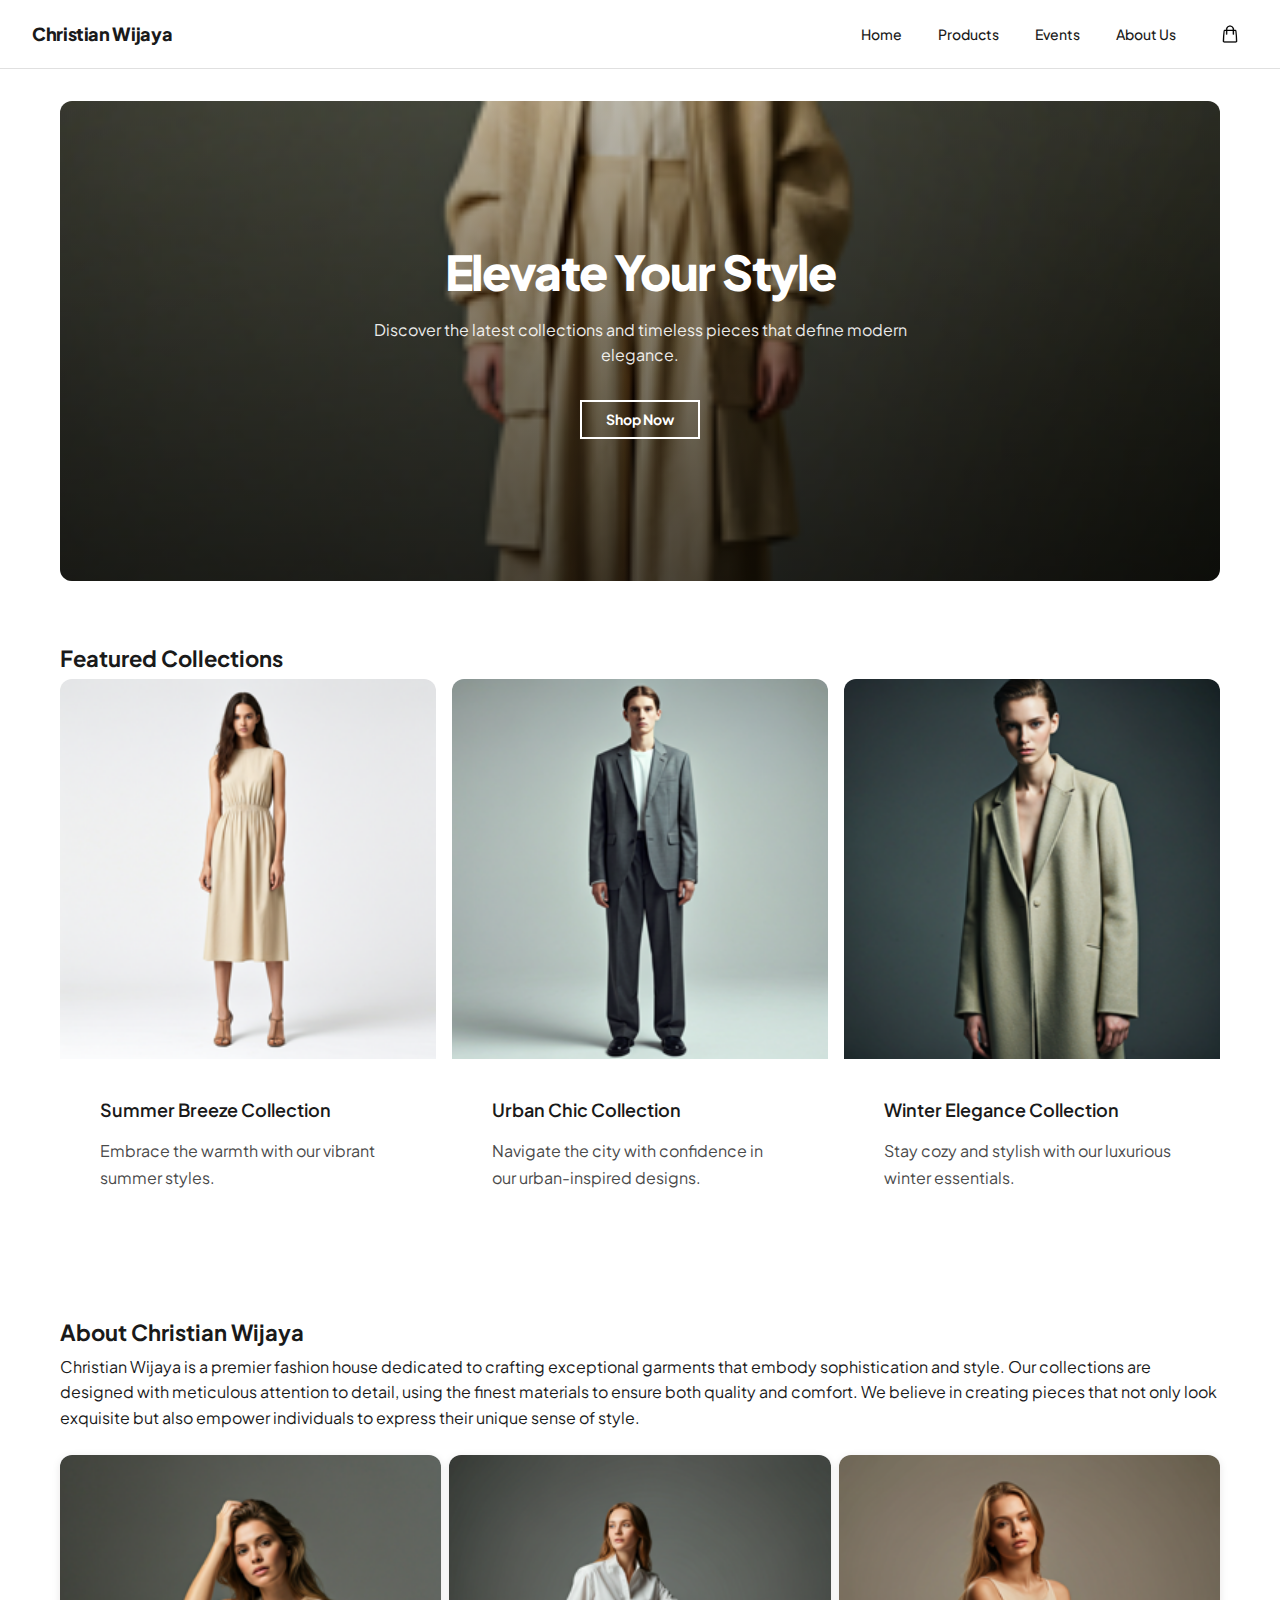
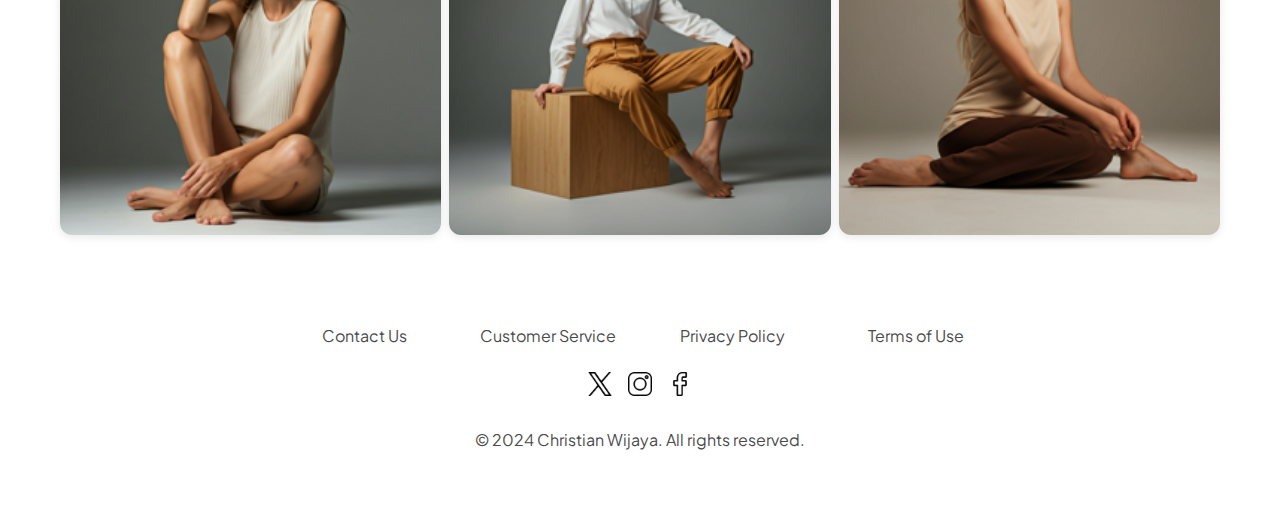
<file: index.html>
<!DOCTYPE html>
<html lang="en">
<head>
    <meta charset="UTF-8">
    <meta name="viewport" content="width=device-width, initial-scale=1.0">
    <title>Christian Wijaya - Luxury Fashion</title>
    
    <link rel="stylesheet" href="css/main.css">
    <link rel="stylesheet" href="css/responsive.css">

    
    <link rel="preconnect" href="https://fonts.gstatic.com" crossorigin>
    <link href="https://fonts.googleapis.com/css2?family=Plus+Jakarta+Sans:wght@400;500;600;700;800;900&family=Noto+Sans:wght@400;500;700;900&display=swap" rel="stylesheet">
    
    <link rel="icon" type="image/x-icon" href="data:image/x-icon;base64,">
</head>
<body>
    <header class="header">
        <div class="header-inner">
            <a href="index.html" class="logo">
                <h1 class="logo-main">Christian Wijaya</h1>
            </h1>
            
            <nav class="nav">
                <button class="mobile-menu-btn" aria-expanded="false" aria-label="Toggle navigation menu">
                    <img src="Assets/menu.png" alt="Menu" class="icon-img" width="24" height="24">
                </button>
                
                <ul class="nav-list">
                    <li><a href="index.html" class="nav-link-item">Home</a></li>
                    <li><a href="products.html" class="nav-link-item">Products</a></li>
                    <li><a href="events.html" class="nav-link-item">Events</a></li>
                    <li><a href="about.html" class="nav-link-item">About Us</a></li>
                    <li>
                        <button class="cart-btn-icon" aria-label="Shopping cart">
                            <img src="Assets/shopping-bag.png" alt="Shopping Bag" class="icon-img" width="20" height="20">
                        </button>
                    </li>
                </ul>
            </nav>
        </div>
    </header>
    
    <main id="main-area" class="container">
        <section class="hero-section bg-image-1">
            <div class="hero-box">
                <h2 class="hero-heading">Elevate Your Style</h2>
                <p class="hero-subheading">Discover the latest collections and timeless pieces that define modern elegance.</p>
                <a href="products.html" class="btn btn-primary shop-btn-hero">Shop Now</a>
            </div>
        </section>
        
        <section class="featured-area" style="margin-top: 4rem;">
            <h2 class="align-left margin-b-small">Featured Collections</h2>
            <div class="grid grid-auto-layout gap-medium">
                <div class="card hover-transform hover-shadow">
                    <div class="card-img bg-image-2-no-gradient"></div>
                    <div class="card-body">
                        <h3 class="card-heading">Summer Breeze Collection</h3>
                        <p class="card-text">Embrace the warmth with our vibrant summer styles.</p>
                    </div>
                </div>
                
                <div class="card hover-transform hover-shadow">
                    <div class="card-img bg-image-3-no-gradient"></div>
                    <div class="card-body">
                        <h3 class="card-heading">Urban Chic Collection</h3>
                        <p class="card-text">Navigate the city with confidence in our urban-inspired designs.</p>
                    </div>
                </div>
                
                <div class="card hover-transform hover-shadow">
                    <div class="card-img bg-image-4-no-gradient"></div>
                    <div class="card-body">
                        <h3 class="card-heading">Winter Elegance Collection</h3>
                        <p class="card-text">Stay cozy and stylish with our luxurious winter essentials.</p>
                    </div>
                </div>
            </div>
        </section>
        
        <section class="about-area" style="margin-top: 4rem;">
            <h2 class="align-left margin-b-small">About Christian Wijaya</h2>
            <p class="align-left margin-b-large">
                Christian Wijaya is a premier fashion house dedicated to crafting exceptional garments that embody sophistication and style. Our collections are designed with meticulous attention to detail, using the finest materials to ensure both quality and comfort. We believe in creating pieces that not only look exquisite but also empower individuals to express their unique sense of style.
            </p>
            <div class="grid grid-three-col gap-small">
                <div class="card shadow-simple">
                    <div class="card-img bg-image-5-no-gradient"></div>
                </div>
                <div class="card shadow-simple">
                    <div class="card-img bg-image-6-no-gradient"></div>
                </div>
                <div class="card shadow-simple">
                    <div class="card-img bg-image-7-no-gradient"></div>
                </div>
            </div>
        </section>
    </main>
    
    <footer class="footer">
        <div class="container">
            <div class="footer-nav">
                <a href="#" class="footer-nav-item">Contact Us</a>
                <a href="#" class="footer-nav-item">Customer Service</a>
                <a href="#" class="footer-nav-item">Privacy Policy</a>
                <a href="#" class="footer-nav-item">Terms of Use</a>
            </div>
            
            <div class="footer-social-icons">
                <a href="#" aria-label="Twitter">
                    <img src="Assets/twitter.png" alt="Twitter" class="icon-img" width="24" height="24">
                 </a>
                 <a href="#" aria-label="Instagram">
                     <img src="Assets/instagram.png" alt="Instagram" class="icon-img" width="24" height="24">
                 </a>
                 <a href="#" aria-label="Facebook">
                     <img src="Assets/facebook.png" alt="Facebook" class="icon-img" width="24" height="24">
                 </a>
             </div>
             
             <p class="footer-copytext">© 2024 Christian Wijaya. All rights reserved.</p>
         </div>
     </footer>
     
     <script src="js/main.js"></script>
 </body>
 </html>
</file>
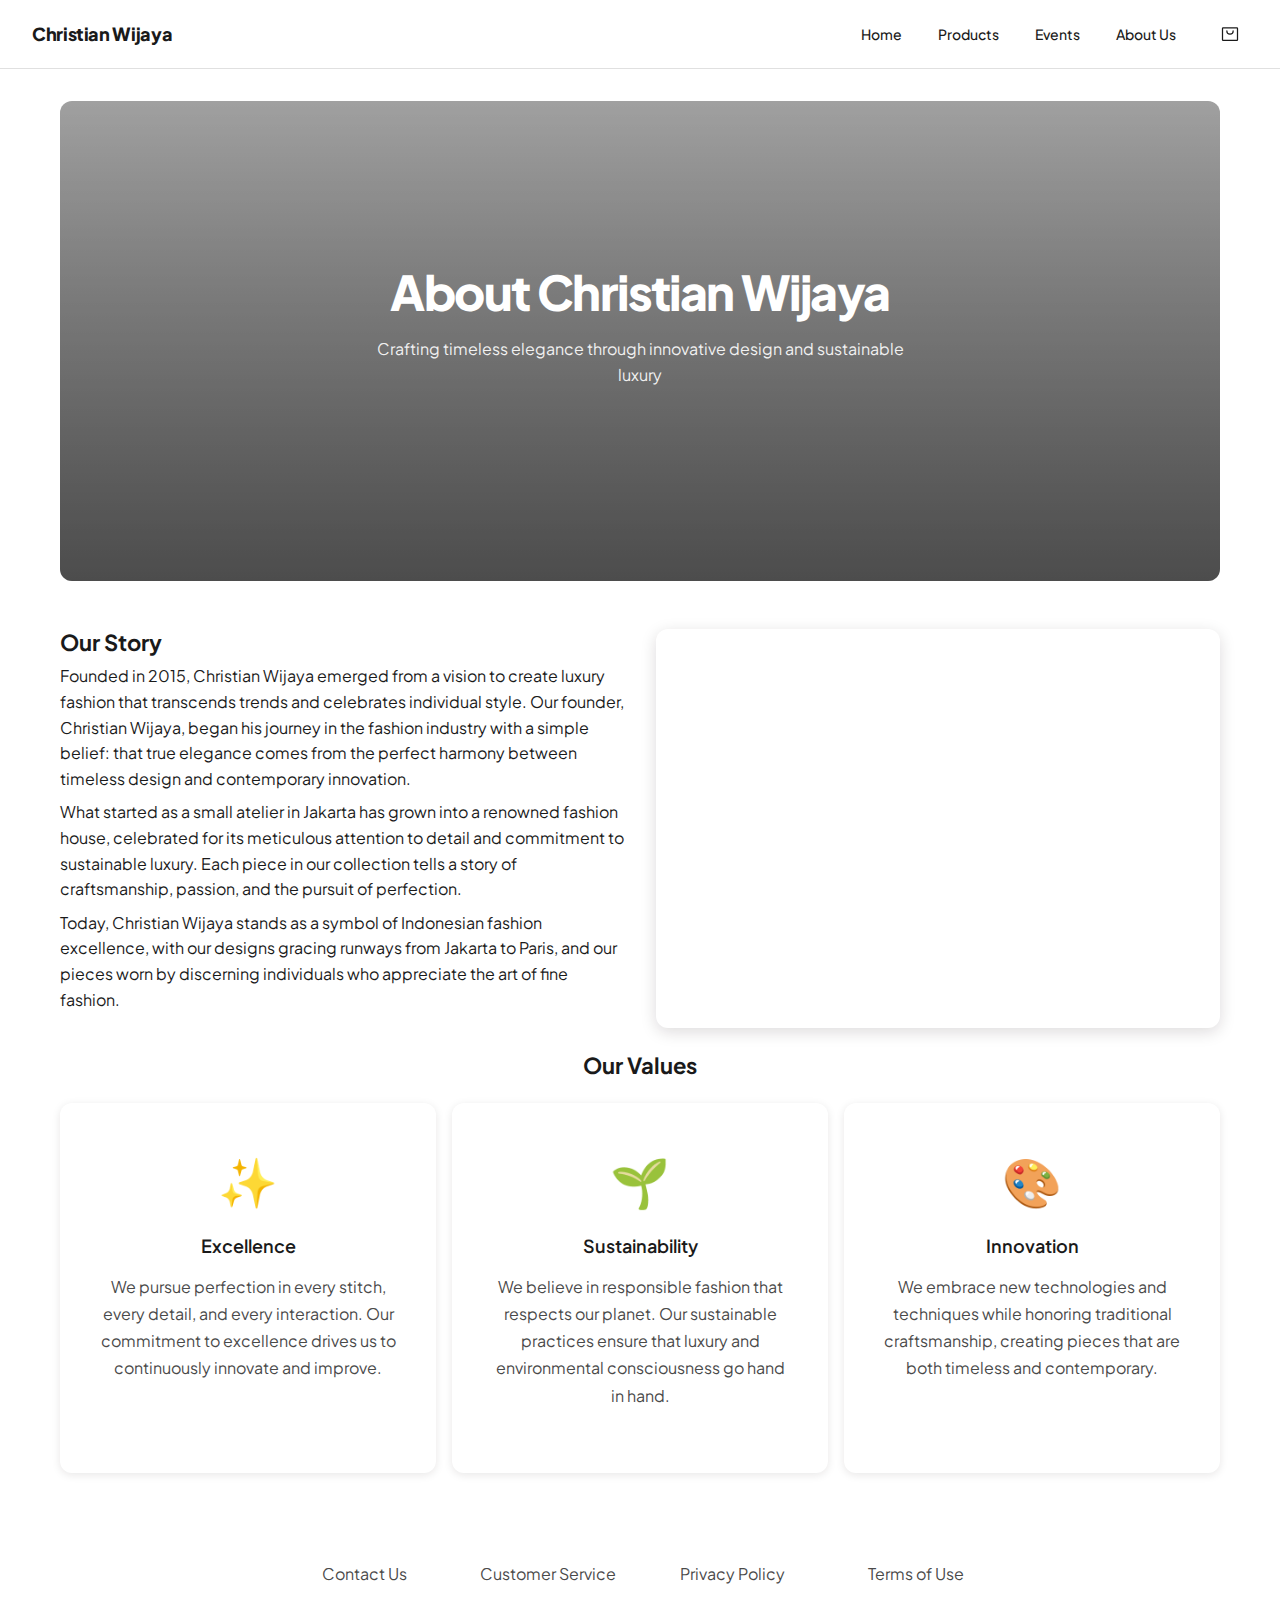
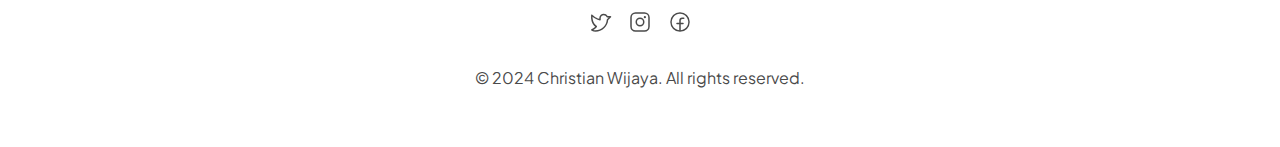
<file: about.html>
<!DOCTYPE html>
<html lang="en">
<head>
    <meta charset="UTF-8">
    <meta name="viewport" content="width=device-width, initial-scale=1.0">
    <title>About Us - Christian Wijaya</title>
    
    <link rel="stylesheet" href="../css/main.css">
    <link rel="stylesheet" href="../css/responsive.css">
    
    <link rel="preconnect" href="https://fonts.gstatic.com" crossorigin>
    <link href="https://fonts.googleapis.com/css2?family=Plus+Jakarta+Sans:wght@400;500;600;700;800;900&family=Noto+Sans:wght@400;500;700;900&display=swap" rel="stylesheet">
</head>
<body>
    <header class="header">
        <div class="header-inner">
            <a href="../index.html" class="logo">
                <h1 class="logo-main">Christian Wijaya</h1>
            </a>
            
            <nav class="nav">
                <button class="mobile-menu-btn" aria-expanded="false" aria-label="Toggle navigation menu">
                    <svg xmlns="http://www.w3.org/2000/svg" width="24" height="24" viewBox="0 0 24 24" fill="currentColor" stroke="currentColor" stroke-width="2" stroke-linecap="round" stroke-linejoin="round" class="lucide lucide-menu">
                        <line x1="4" x2="20" y1="12" y2="12"></line>
                        <line x1="4" x2="20" y1="6" y2="6"></line>
                        <line x1="4" x2="20" y1="18" y2="18"></line>
                    </svg>
                </button>
                
                <ul class="nav-list">
                    <li><a href="../index.html" class="nav-link-item">Home</a></li>
                    <li><a href="products.html" class="nav-link-item">Products</a></li>
                    <li><a href="events.html" class="nav-link-item">Events</a></li>
                    <li><a href="about.html" class="nav-link-item">About Us</a></li>
                    <li>
                        <button class="cart-btn-icon" aria-label="Shopping cart">
                            <svg xmlns="http://www.w3.org/2000/svg" width="20" height="20" fill="currentColor" viewBox="0 0 256 256">
                                <path d="M216,40H40A16,16,0,0,0,24,56V200a16,16,0,0,0,16,16H216a16,16,0,0,0,16-16V56A16,16,0,0,0,216,40Zm0,160H40V56H216V200ZM176,88a48,48,0,0,1-96,0,8,8,0,0,1,16,0,32,32,0,0,0,64,0,8,8,0,0,1,16,0Z"></path>
                            </svg>
                        </button>
                    </li>
                </ul>
            </nav>
        </div>
    </header>
    
    <main id="main-area" class="container">
        <section class="hero-section" style="background-image: linear-gradient(rgba(0, 0, 0, 0.3) 0%, rgba(0, 0, 0, 0.5) 100%), url('https://lh3.googleusercontent.com/aida-public/[base64]')">
            <div class="hero-box">
                <h1 class="hero-heading">About Christian Wijaya</h1>
                <p class="hero-subheading">Crafting timeless elegance through innovative design and sustainable luxury</p>
            </div>
        </section>
        
        <section class="about-area">
            <div class="grid grid-two gap-xl margin-b-large">
                <div>
                    <h2 class="margin-b-small">Our Story</h2>
                    <p class="margin-b-small">
                        Founded in 2015, Christian Wijaya emerged from a vision to create luxury fashion that transcends 
                        trends and celebrates individual style. Our founder, Christian Wijaya, began his journey in the 
                        fashion industry with a simple belief: that true elegance comes from the perfect harmony between 
                        timeless design and contemporary innovation.
                    </p>
                    <p class="margin-b-small">
                        What started as a small atelier in Jakarta has grown into a renowned fashion house, celebrated 
                        for its meticulous attention to detail and commitment to sustainable luxury. Each piece in our 
                        collection tells a story of craftsmanship, passion, and the pursuit of perfection.
                    </p>
                    <p>
                        Today, Christian Wijaya stands as a symbol of Indonesian fashion excellence, with our designs 
                        gracing runways from Jakarta to Paris, and our pieces worn by discerning individuals who 
                        appreciate the art of fine fashion.
                    </p>
                </div>
                <div class="card shadow-medium">
                    <div class="card-img" style="background-image: url('https://lh3.googleusercontent.com/aida-public/[base64]'); height: 300px;"></div>
                </div>
            </div>
        </section>
        
        <section class="values-section">
            <h2 class="align-center margin-b-large">Our Values</h2>
            <div class="grid grid-three-col gap-medium">
                <div class="card shadow-simple align-center">
                    <div class="card-body">
                        <div style="font-size: 3rem; margin-bottom: 1rem; color: var(--color-accent);">✨</div>
                        <h3 class="card-heading">Excellence</h3>
                        <p class="card-text">
                            We pursue perfection in every stitch, every detail, and every interaction. 
                            Our commitment to excellence drives us to continuously innovate and improve.
                        </p>
                    </div>
                </div>
                
                <div class="card shadow-simple align-center">
                    <div class="card-body">
                        <div style="font-size: 3rem; margin-bottom: 1rem; color: var(--color-accent);">🌱</div>
                        <h3 class="card-heading">Sustainability</h3>
                        <p class="card-text">
                            We believe in responsible fashion that respects our planet. Our sustainable 
                            practices ensure that luxury and environmental consciousness go hand in hand.
                        </p>
                    </div>
                </div>
                
                <div class="card shadow-simple align-center">
                    <div class="card-body">
                        <div style="font-size: 3rem; margin-bottom: 1rem; color: var(--color-accent);">🎨</div>
                        <h3 class="card-heading">Innovation</h3>
                        <p class="card-text">
                            We embrace new technologies and techniques while honoring traditional 
                            craftsmanship, creating pieces that are both timeless and contemporary.
                        </p>
                    </div>
                </div>
            </div>
        </section>
        
        
        
        
    </main>
    
    <footer class="footer">
        <div class="container">
            <div class="footer-nav">
                <a href="#" class="footer-nav-item">Contact Us</a>
                <a href="#" class="footer-nav-item">Customer Service</a>
                <a href="#" class="footer-nav-item">Privacy Policy</a>
                <a href="#" class="footer-nav-item">Terms of Use</a>
            </div>
            
            <div class="footer-social-icons">
                <a href="#" aria-label="Twitter">
                    <svg xmlns="http://www.w3.org/2000/svg" width="24" height="24" fill="currentColor" viewBox="0 0 256 256">
                        <path d="M247.39,68.94A8,8,0,0,0,240,64H209.57A48.66,48.66,0,0,0,168.1,40a46.91,46.91,0,0,0-33.75,13.7A47.9,47.9,0,0,0,120,88v6.09C79.74,83.47,46.81,50.72,46.46,50.37a8,8,0,0,0-13.65,4.92c-4.31,47.79,9.57,79.77,22,98.18a110.93,110.93,0,0,0,21.88,24.2c-15.23,17.53-39.21,26.74-39.47,26.84a8,8,0,0,0-3.85,11.93c.75,1.12,3.75,5.05,11.08,8.72C53.51,229.7,65.48,232,80,232c70.67,0,129.72-54.42,135.75-124.44l29.91-29.9A8,8,0,0,0,247.39,68.94Zm-45,29.41a8,8,0,0,0-2.32,5.14C196,166.58,143.28,216,80,216c-10.56,0-18-1.4-23.22-3.08,11.51-6.25,27.56-17,37.88-32.48A8,8,0,0,0,92,169.08c-.47-.27-43.91-26.34-44-96,16,13,45.25,33.17,78.67,38.79A8,8,0,0,0,136,104V88a32,32,0,0,1,9.6-22.92A30.94,30.94,0,0,1,167.9,56c12.66.16,24.49,7.88,29.44,19.21A8,8,0,0,0,204.67,80h16Z"></path>
                    </svg>
                </a>
                <a href="#" aria-label="Instagram">
                    <svg xmlns="http://www.w3.org/2000/svg" width="24" height="24" fill="currentColor" viewBox="0 0 256 256">
                        <path d="M128,80a48,48,0,1,0,48,48A48.05,48.05,0,0,0,128,80Zm0,80a32,32,0,1,1,32-32A32,32,0,0,1,128,160ZM176,24H80A56.06,56.06,0,0,0,24,80v96a56.06,56.06,0,0,0,56,56h96a56.06,56.06,0,0,0,56-56V80A56.06,56.06,0,0,0,176,24Zm40,152a40,40,0,0,1-40,40H80a40,40,0,0,1-40-40V80A40,40,0,0,1,80,40h96a40,40,0,0,1,40,40ZM192,76a12,12,0,1,1-12-12A12,12,0,0,1,192,76Z"></path>
                    </svg>
                </a>
                <a href="#" aria-label="Facebook">
                    <svg xmlns="http://www.w3.org/2000/svg" width="24" height="24" fill="currentColor" viewBox="0 0 256 256">
                        <path d="M128,24A104,104,0,1,0,232,128,104.11,104.11,0,0,0,128,24Zm8,191.63V152h24a8,8,0,0,0,0-16H136V112a16,16,0,0,1,16-16h16a8,8,0,0,0,0-16H152a32,32,0,0,0-32,32v24H96a8,8,0,0,0,0,16h24v63.63a88,88,0,1,1,16,0Z"></path>
                    </svg>
                </a>
            </div>
            
            <p class="footer-copytext">© 2024 Christian Wijaya. All rights reserved.</p>
        </div>
    </footer>
    
    <script src="../js/main.js"></script>
</body>
</html>
</file>
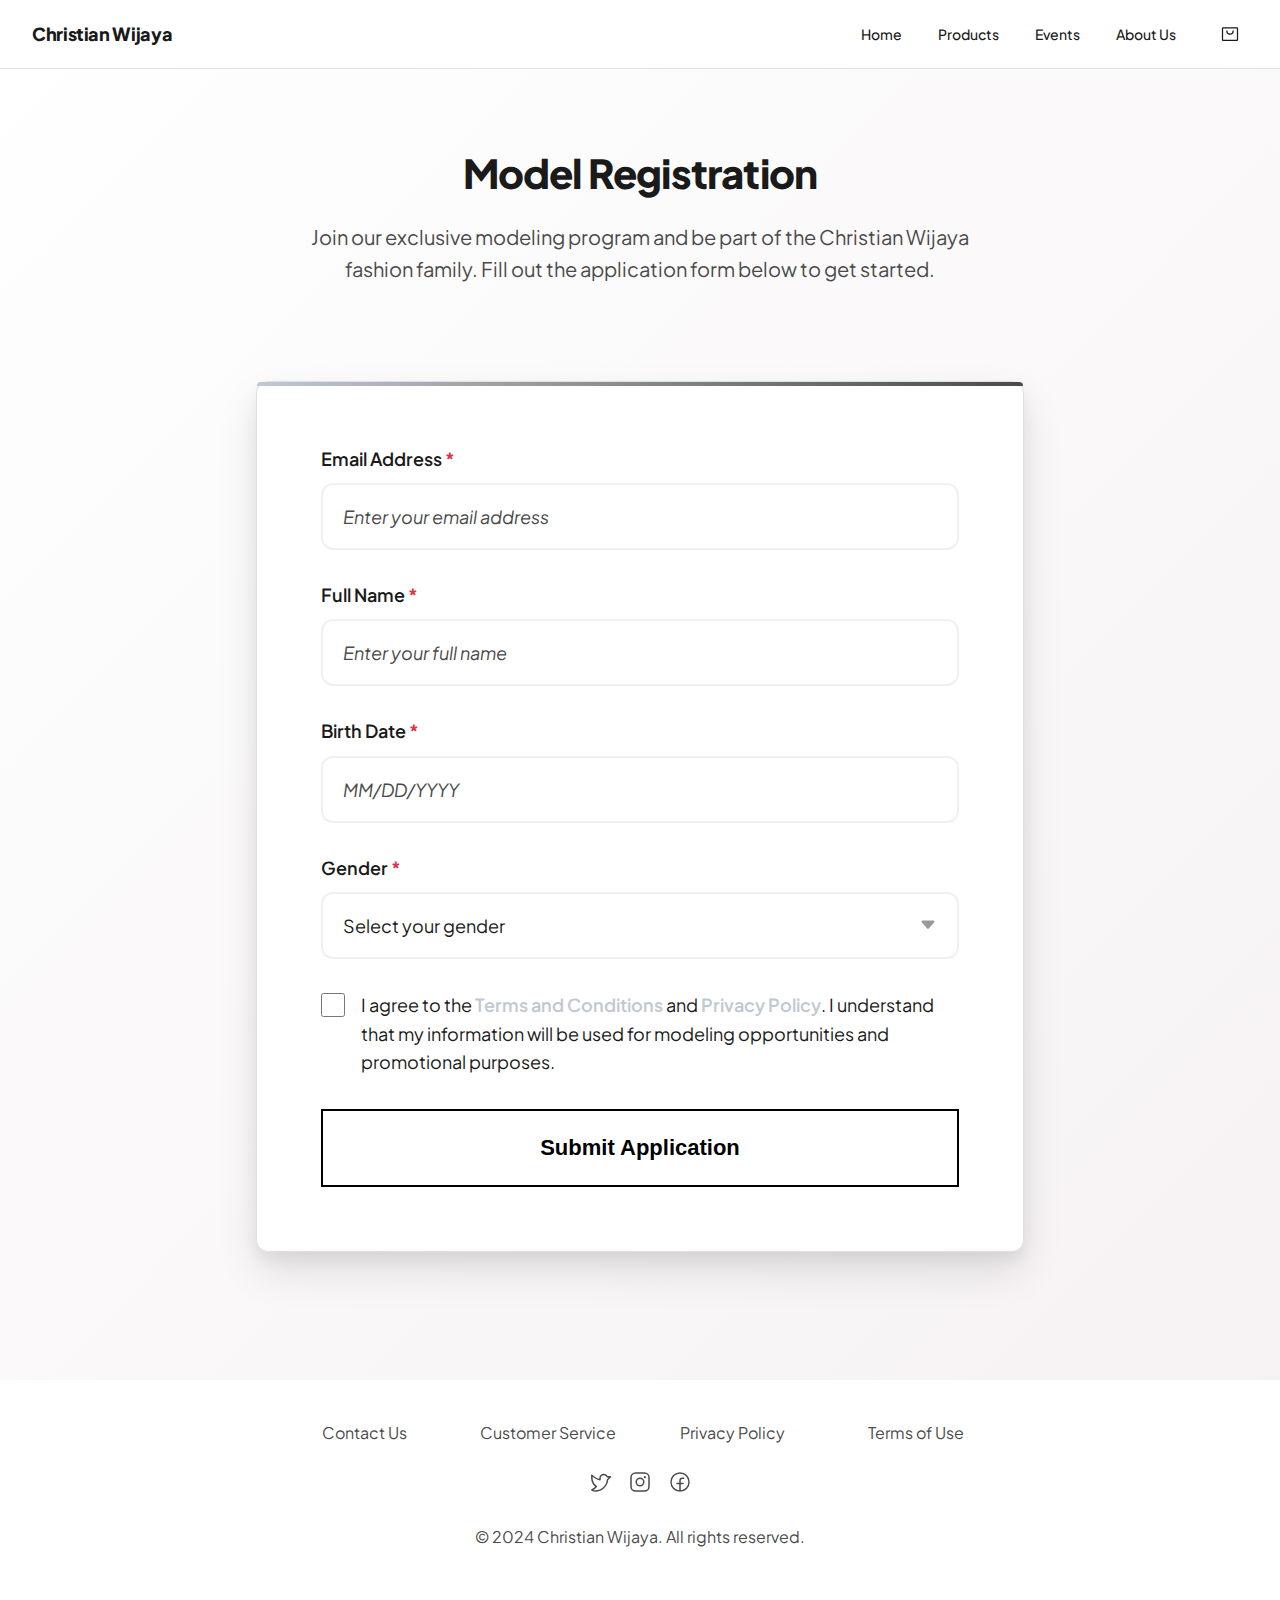
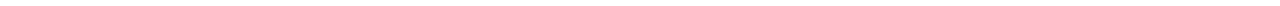
<file: events.html>
<!DOCTYPE html>
<html lang="en">
<head>
    <meta charset="UTF-8">
    <meta name="viewport" content="width=device-width, initial-scale=1.0">
    <title>Model Registration - Christian Wijaya</title>
    
    <link rel="stylesheet" href="../css/main.css">
    <link rel="stylesheet" href="../css/responsive.css">
    <link rel="stylesheet" href="../css/events.css">
    
    <link rel="preconnect" href="https://fonts.gstatic.com" crossorigin>
    <link href="https://fonts.googleapis.com/css2?family=Plus+Jakarta+Sans:wght@400;500;600;700;800;900&family=Noto+Sans:wght@400;500;700;900&display=swap" rel="stylesheet">
</head>
<body class="event-body-page">
    <header class="header">
        <div class="header-inner">
            <a href="../index.html" class="logo">
                <h1 class="logo-main">Christian Wijaya</h1>
            </a>
            
            <nav class="nav">
                <button class="mobile-menu-btn" aria-expanded="false" aria-label="Toggle navigation menu">
                    <svg xmlns="http://www.w3.org/2000/svg" width="24" height="24" viewBox="0 0 24 24" fill="currentColor" stroke="currentColor" stroke-width="2" stroke-linecap="round" stroke-linejoin="round" class="lucide lucide-menu">
                        <line x1="4" x2="20" y1="12" y2="12"></line>
                        <line x1="4" x2="20" y1="6" y2="6"></line>
                        <line x1="4" x2="20" y1="18" y2="18"></line>
                    </svg>
                </button>
                
                <ul class="nav-list">
                    <li><a href="../index.html" class="nav-link-item">Home</a></li>
                    <li><a href="products.html" class="nav-link-item">Products</a></li>
                    <li><a href="events.html" class="nav-link-item">Events</a></li>
                    <li><a href="about.html" class="nav-link-item">About Us</a></li>
                    <li>
                        <button class="cart-btn-icon" aria-label="Shopping cart">
                            <svg xmlns="http://www.w3.org/2000/svg" width="20" height="20" fill="currentColor" viewBox="0 0 256 256">
                                <path d="M216,40H40A16,16,0,0,0,24,56V200a16,16,0,0,0,16,16H216a16,16,0,0,0,16-16V56A16,16,0,0,0,216,40Zm0,160H40V56H216V200ZM176,88a48,48,0,0,1-96,0,8,8,0,0,1,16,0,32,32,0,0,0,64,0,8,8,0,0,1,16,0Z"></path>
                            </svg>
                        </button>
                    </li>
                </ul>
            </nav>
        </div>
    </header>
    
    <main id="main-area" class="event-content-container">
        <header class="event-page-header">
            <h1 class="event-page-title">Model Registration</h1>
            <p class="event-page-subtitle">
                Join our exclusive modeling program and be part of the Christian Wijaya fashion family.
                Fill out the application form below to get started.
            </p>
        </header>
        
        <form id="registration-form" class="registration-form" novalidate>
            <div class="form-input-group">
                <label for="email" class="form-label-text-main is-required-field">Email Address</label>
                <input 
                    type="email" 
                    id="email" 
                    name="email" 
                    class="form-text-input" 
                    placeholder="Enter your email address"
                    aria-describedby="email-help"
                    required
                >
                <div id="email-help" class="screen-reader-only">Please enter a valid email address</div>
            </div>
            
            <div class="form-input-group">
                <label for="fullName" class="form-label-text-main is-required-field">Full Name</label>
                <input 
                    type="text" 
                    id="fullName" 
                    name="fullName" 
                    class="form-text-input" 
                    placeholder="Enter your full name"
                    aria-describedby="fullName-help"
                    required
                >
                <div id="fullName-help" class="screen-reader-only">Please enter your complete full name</div>
            </div>
            
            <div class="form-input-group">
                <label for="birthDate" class="form-label-text-main is-required-field">Birth Date</label>
                <input 
                    type="text" 
                    id="birthDate" 
                    name="birthDate" 
                    class="form-text-input" 
                    placeholder="MM/DD/YYYY"
                    aria-describedby="birthDate-help"
                    required
                >
                <div id="birthDate-help" class="screen-reader-only">Please enter your birth date in MM/DD/YYYY format</div>
            </div>
            
            <div class="form-input-group">
                <label for="gender" class="form-label-text-main is-required-field">Gender</label>
                <select 
                    id="gender" 
                    name="gender" 
                    class="form-dropdown-select"
                    aria-describedby="gender-help"
                    required
                >
                    <option value="">Select your gender</option>
                    <option value="male">Male</option>
                    <option value="female">Female</option>
                </select>
                <div id="gender-help" class="screen-reader-only">Please select your gender</div>
            </div>
            
            <div class="form-input-group">
                <div class="checkbox-control-group">
                    <input 
                        type="checkbox" 
                        id="terms" 
                        name="terms" 
                        class="checkbox-input-box"
                        aria-describedby="terms-help"
                        required
                    >
                    <label for="terms" class="checkbox-label-text">
                        I agree to the <a href="#" target="_blank">Terms and Conditions</a> and 
                        <a href="#" target="_blank">Privacy Policy</a>. I understand that my information 
                        will be used for modeling opportunities and promotional purposes.
                    </label>
                </div>
                <div id="terms-help" class="screen-reader-only">You must agree to the terms and conditions to proceed</div>
            </div>
            
            <button type="submit" class="btn">
                Submit Application
            </button>
        </form>
    </main>
    
    <footer class="footer">
        <div class="container">
            <div class="footer-nav">
                <a href="#" class="footer-nav-item">Contact Us</a>
                <a href="#" class="footer-nav-item">Customer Service</a>
                <a href="#" class="footer-nav-item">Privacy Policy</a>
                <a href="#" class="footer-nav-item">Terms of Use</a>
            </div>
            
            <div class="footer-social-icons">
                <a href="#" aria-label="Twitter">
                    <svg xmlns="http://www.w3.org/2000/svg" width="24" height="24" fill="currentColor" viewBox="0 0 256 256">
                        <path d="M247.39,68.94A8,8,0,0,0,240,64H209.57A48.66,48.66,0,0,0,168.1,40a46.91,46.91,0,0,0-33.75,13.7A47.9,47.9,0,0,0,120,88v6.09C79.74,83.47,46.81,50.72,46.46,50.37a8,8,0,0,0-13.65,4.92c-4.31,47.79,9.57,79.77,22,98.18a110.93,110.93,0,0,0,21.88,24.2c-15.23,17.53-39.21,26.74-39.47,26.84a8,8,0,0,0-3.85,11.93c.75,1.12,3.75,5.05,11.08,8.72C53.51,229.7,65.48,232,80,232c70.67,0,129.72-54.42,135.75-124.44l29.91-29.9A8,8,0,0,0,247.39,68.94Zm-45,29.41a8,8,0,0,0-2.32,5.14C196,166.58,143.28,216,80,216c-10.56,0-18-1.4-23.22-3.08,11.51-6.25,27.56-17,37.88-32.48A8,8,0,0,0,92,169.08c-.47-.27-43.91-26.34-44-96,16,13,45.25,33.17,78.67,38.79A8,8,0,0,0,136,104V88a32,32,0,0,1,9.6-22.92A30.94,30.94,0,0,1,167.9,56c12.66.16,24.49,7.88,29.44,19.21A8,8,0,0,0,204.67,80h16Z"></path>
                    </svg>
                </a>
                <a href="#" aria-label="Instagram">
                    <svg xmlns="http://www.w3.org/2000/svg" width="24" height="24" fill="currentColor" viewBox="0 0 256 256">
                        <path d="M128,80a48,48,0,1,0,48,48A48.05,48.05,0,0,0,128,80Zm0,80a32,32,0,1,1,32-32A32,32,0,0,1,128,160ZM176,24H80A56.06,56.06,0,0,0,24,80v96a56.06,56.06,0,0,0,56,56h96a56.06,56.06,0,0,0,56-56V80A56.06,56.06,0,0,0,176,24Zm40,152a40,40,0,0,1-40,40H80a40,40,0,0,1-40-40V80A40,40,0,0,1,80,40h96a40,40,0,0,1,40,40ZM192,76a12,12,0,1,1-12-12A12,12,0,0,1,192,76Z"></path>
                    </svg>
                </a>
                <a href="#" aria-label="Facebook">
                    <svg xmlns="http://www.w3.org/2000/svg" width="24" height="24" fill="currentColor" viewBox="0 0 256 256">
                        <path d="M128,24A104,104,0,1,0,232,128,104.11,104.11,0,0,0,128,24Zm8,191.63V152h24a8,8,0,0,0,0-16H136V112a16,16,0,0,1,16-16h16a8,8,0,0,0,0-16H152a32,32,0,0,0-32,32v24H96a8,8,0,0,0,0,16h24v63.63a88,88,0,1,1,16,0Z"></path>
                    </svg>
                </a>
            </div>
            
            <p class="footer-copytext">© 2024 Christian Wijaya. All rights reserved.</p>
        </div>
    </footer>
    
    <style>
        .screen-reader-only {
            position: absolute;
            width: 1px;
            height: 1px;
            padding: 0;
            margin: -1px;
            overflow: hidden;
            clip: rect(0, 0, 0, 0);
            white-space: nowrap;
            border: 0;
        }
    </style>
    
    <script src="../js/main.js"></script>
    <script src="../js/form-validation.js"></script>
</body>
</html>
</file>
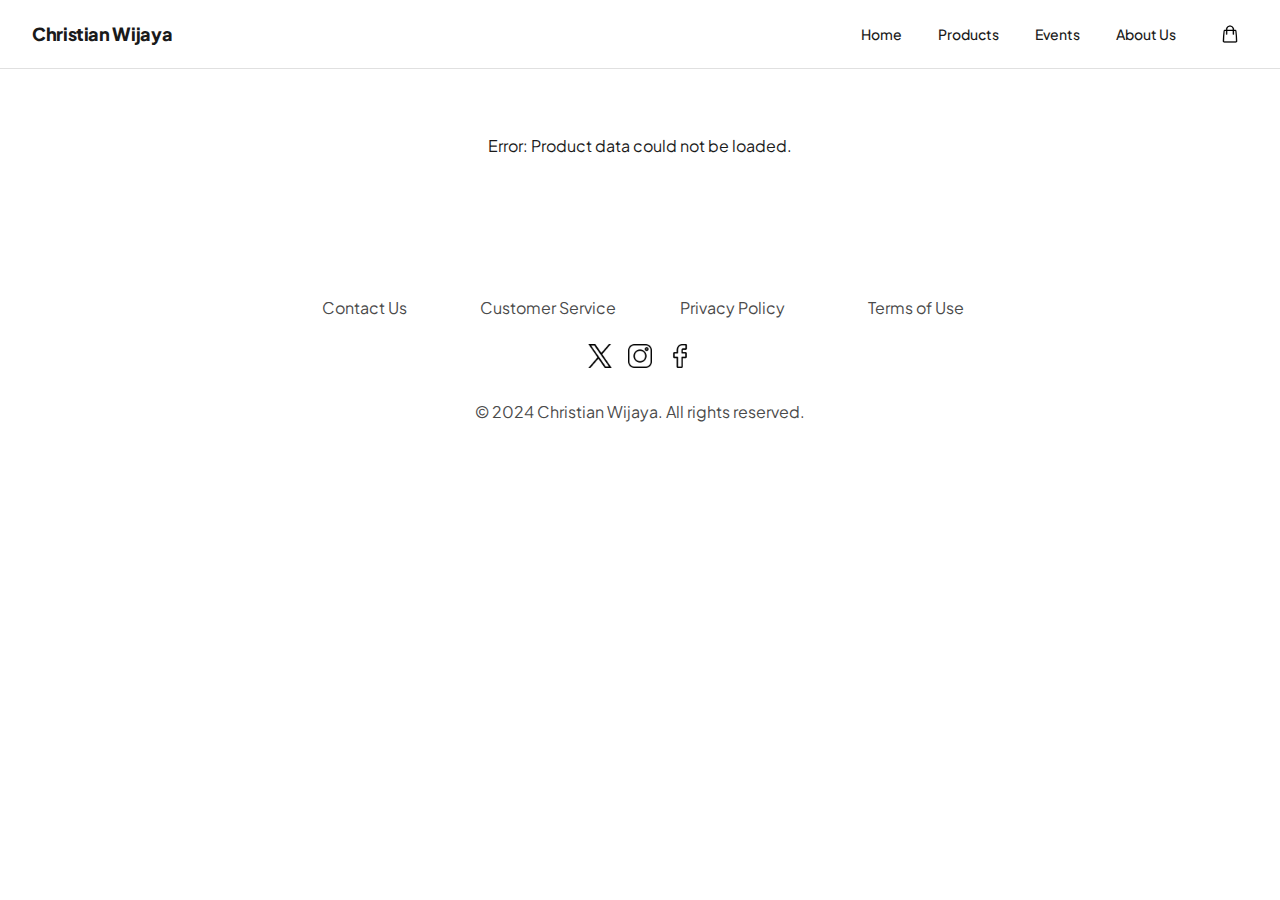
<file: product-detail.html>
<!DOCTYPE html>
<html lang="en">
<head>
    <meta charset="UTF-8">
    <meta name="viewport" content="width=device-width, initial-scale=1.0">
    <title>Elegant Summer Dress - Christian Wijaya</title>
    
    <link rel="stylesheet" href="css/main.css">
    <link rel="stylesheet" href="css/responsive.css">
    <link rel="stylesheet" href="css/products.css">
    
    <link rel="preconnect" href="https://fonts.gstatic.com" crossorigin>
    <link href="https://fonts.googleapis.com/css2?family=Plus+Jakarta+Sans:wght@400;500;600;700;800;900&family=Noto+Sans:wght@400;500;700;900&display=swap" rel="stylesheet">
</head>
<body>
    <header class="header">
        <div class="header-inner">
            <a href="index.html" class="logo">
                <h1 class="logo-main">Christian Wijaya</h1>
            </h1>
            
            <nav class="nav">
                <button class="mobile-menu-btn" aria-expanded="false" aria-label="Toggle navigation menu">
                    <img src="Assets/menu.png" alt="Menu" class="icon-img" width="24" height="24">
                </button>
                  <ul class="nav-list">
                    <li><a href="index.html" class="nav-link-item">Home</a></li>
                    <li><a href="products.html" class="nav-link-item">Products</a></li>
                    <li><a href="events.html" class="nav-link-item">Events</a></li>
                    <li><a href="about.html" class="nav-link-item">About Us</a></li>
                    <li>
                        <button class="cart-btn-icon" aria-label="Shopping cart">
                            <img src="Assets/shopping-bag.png" alt="Shopping Bag" class="icon-img" width="20" height="20">
                        </button>
                    </li>
                </ul>
            </nav>
        </div>
    </header>
    
    <main id="main-area" class="product-detail-page" data-product-id="1">
        <nav class="page-path">
            <a href="index.html">Home</a>
            <span class="path-separator">/</span>
            <a href="products.html">Products</a>
            <span class="path-separator">/</span>
            <span class="current-page">Elegant Summer Dress</span>
        </nav>
        
        <div class="detail-page-content">
            <div class="detail-gallery">
                <div class="gallery-item gallery-main-img active bg-image-2-no-gradient" tabindex="0" aria-label="Main product image"></div>
            </div>
              <div class="product-details-area">
                <h1 class="product-details-title">Elegant Summer Dress</h1>
                <p class="product-details-desc">
                    Experience the perfect blend of comfort and sophistication with our Elegant Summer Dress. 
                    Crafted from premium lightweight fabric, this dress features a flowing silhouette that 
                    flatters every figure. The delicate details and timeless design make it perfect for 
                    both casual outings and special occasions.
                </p>
                
                <div class="product-price-area">
                    <div class="price-display">
                        <span class="price-now base-cost" data-price="2500000">Rp 2,500,000</span>
                    </div>
                    <div class="total-cost-display" style="font-size: 0.9rem; color: var(--color-gray); margin-top: 0.5rem;">
                        Total: <span>Rp 2,500,000</span>
                    </div>
                </div>
                
                <div class="detail-info-section size-select-box">
                    <h3>Size</h3>
                    <div class="size-option-buttons">
                        <button class="btn size-option-btn" data-size="XS">XS</button>
                        <button class="btn size-option-btn" data-size="S">S</button>
                        <button class="btn size-option-btn active" data-size="M">M</button>
                        <button class="btn size-option-btn" data-size="L">L</button>
                        <button class="btn size-option-btn" data-size="XL">XL</button>
                    </div>
                    <input type="hidden" name="selectedSize" value="M">
                </div>
                
                <div class="detail-info-section qty-select-box">
                    <h3>Quantity</h3>
                    <div class="qty-input-group">
                        <button class="btn qty-decrease-btn" aria-label="Decrease quantity">−</button>
                        <input type="number" class="qty-text-input" value="1" min="1" max="99" aria-label="Quantity">
                        <button class="btn qty-increase-btn" aria-label="Increase quantity">+</button>
                    </div>
                </div>
                
                <div class="product-action-buttons">
                    <button class="btn add-to-cart-btn-primary">Add to Cart</button>
                    <button class="btn order-now-btn-secondary">Order Now</button>
                </div>
                
                <div class="detail-info-section">
                    <h3>Product Details</h3>
                    <div class="detail-info-grid">
                        <div class="detail-info-row">
                            <span class="detail-info-label">Material</span>
                            <span class="detail-info-value">100% Premium Cotton</span>
                        </div>                        <div class="detail-info-row">
                            <span class="detail-info-label">Care</span>
                            <span class="detail-info-value">Machine wash cold, hang dry</span>
                        </div>
                        <div class="detail-info-row">
                            <span class="detail-info-label">Fit</span>
                            <span class="detail-info-value">Regular fit, true to size</span>
                        </div>
                        <div class="detail-info-row">
                            <span class="detail-info-label">Origin</span>
                            <span class="detail-info-value">Made in Indonesia</span>
                        </div>
                        <div class="detail-info-row">
                            <span class="detail-info-label">SKU</span>
                            <span class="detail-info-value">CW-SD-001</span>
                        </div>
                    </div>
                </div>
            </div>
        </div>
    </main>
    
    <footer class="footer">
        <div class="container">
            <div class="footer-nav">
                <a href="#" class="footer-nav-item">Contact Us</a>
                <a href="#" class="footer-nav-item">Customer Service</a>
                <a href="#" class="footer-nav-item">Privacy Policy</a>
                <a href="#" class="footer-nav-item">Terms of Use</a>
            </div>
            
            <div class="footer-social-icons">
                <a href="#" aria-label="Twitter">
                    <img src="Assets/twitter.png" alt="Twitter" class="icon-img" width="24" height="24">
                 </a>
                 <a href="#" aria-label="Instagram">
                     <img src="Assets/instagram.png" alt="Instagram" class="icon-img" width="24" height="24">
                 </a>
                 <a href="#" aria-label="Facebook">
                     <img src="Assets/facebook.png" alt="Facebook" class="icon-img" width="24" height="24">
                 </a>
             </div>
             
             <p class="footer-copytext">© 2024 Christian Wijaya. All rights reserved.</p>
         </div>
     </footer>
     
     <script src="js/main.js"></script>
     <script src="js/product-interactions.js"></script>
 </body>
 </html>
</file>
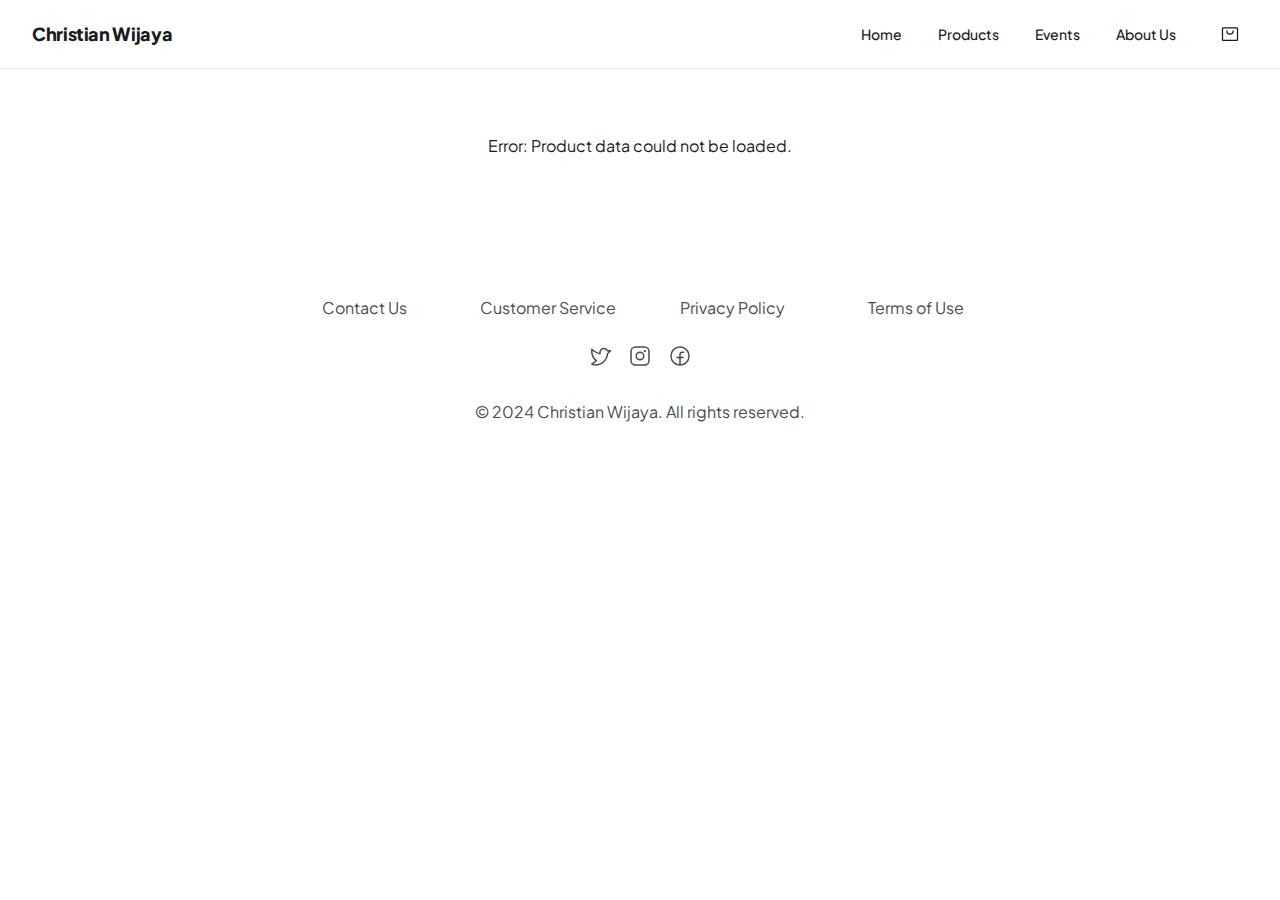
<file: pages/product-detail.html>
<!DOCTYPE html>
<html lang="en">
<head>
    <meta charset="UTF-8">
    <meta name="viewport" content="width=device-width, initial-scale=1.0">
    <title>Elegant Summer Dress - Christian Wijaya</title>
    
    <link rel="stylesheet" href="../css/main.css">
    <link rel="stylesheet" href="../css/responsive.css">
    <link rel="stylesheet" href="../css/products.css">
    
    <link rel="preconnect" href="https://fonts.gstatic.com" crossorigin>
    <link href="https://fonts.googleapis.com/css2?family=Plus+Jakarta+Sans:wght@400;500;600;700;800;900&family=Noto+Sans:wght@400;500;700;900&display=swap" rel="stylesheet">
</head>
<body>
    <header class="header">
        <div class="header-inner">
            <a href="../index.html" class="logo">
                <h1 class="logo-main">Christian Wijaya</h1>
            </h1>
            
            <nav class="nav">
                <button class="mobile-menu-btn" aria-expanded="false" aria-label="Toggle navigation menu">
                    <svg xmlns="http://www.w3.org/2000/svg" width="24" height="24" viewBox="0 0 24 24" fill="currentColor" stroke="currentColor" stroke-width="2" stroke-linecap="round" stroke-linejoin="round" class="lucide lucide-menu">
                        <line x1="4" x2="20" y1="12" y2="12"></line>
                        <line x1="4" x2="20" y1="6" y2="6"></line>
                        <line x1="4" x2="20" y1="18" y2="18"></line>
                    </svg>
                </button>
                  <ul class="nav-list">
                    <li><a href="../index.html" class="nav-link-item">Home</a></li>
                    <li><a href="products.html" class="nav-link-item">Products</a></li>
                    <li><a href="events.html" class="nav-link-item">Events</a></li>
                    <li><a href="about.html" class="nav-link-item">About Us</a></li>
                    <li>
                        <button class="cart-btn-icon" aria-label="Shopping cart">
                            <svg xmlns="http://www.w3.org/2000/svg" width="20" height="20" fill="currentColor" viewBox="0 0 256 256">
                                <path d="M216,40H40A16,16,0,0,0,24,56V200a16,16,0,0,0,16,16H216a16,16,0,0,0,16-16V56A16,16,0,0,0,216,40Zm0,160H40V56H216V200ZM176,88a48,48,0,0,1-96,0,8,8,0,0,1,16,0,32,32,0,0,0,64,0,8,8,0,0,1,16,0Z"></path>
                            </svg>
                        </button>
                    </li>
                </ul>
            </nav>
        </div>
    </header>
    
    <main id="main-area" class="product-detail-page" data-product-id="1">
        <nav class="page-path">
            <a href="../index.html">Home</a>
            <span class="path-separator">/</span>
            <a href="products.html">Products</a>
            <span class="path-separator">/</span>
            <span class="current-page">Elegant Summer Dress</span>
        </nav>
        
        <div class="detail-page-content">
            <div class="detail-gallery">
                <div class="gallery-item gallery-main-img active" style="background-image: url('https://lh3.googleusercontent.com/aida-public/[base64]')" tabindex="0" aria-label="Main product image"></div>
            </div>
              <div class="product-details-area">
                <h1 class="product-details-title">Elegant Summer Dress</h1>
                <p class="product-details-desc">
                    Experience the perfect blend of comfort and sophistication with our Elegant Summer Dress. 
                    Crafted from premium lightweight fabric, this dress features a flowing silhouette that 
                    flatters every figure. The delicate details and timeless design make it perfect for 
                    both casual outings and special occasions.
                </p>
                
                <div class="product-price-area">
                    <div class="price-display">
                        <span class="price-now base-cost" data-price="2500000">Rp 2,500,000</span>
                    </div>
                    <div class="total-cost-display" style="font-size: 0.9rem; color: var(--color-gray); margin-top: 0.5rem;">
                        Total: <span>Rp 2,500,000</span>
                    </div>
                </div>
                
                <div class="detail-info-section size-select-box">
                    <h3>Size</h3>
                    <div class="size-option-buttons">
                        <button class="btn size-option-btn" data-size="XS">XS</button>
                        <button class="btn size-option-btn" data-size="S">S</button>
                        <button class="btn size-option-btn active" data-size="M">M</button>
                        <button class="btn size-option-btn" data-size="L">L</button>
                        <button class="btn size-option-btn" data-size="XL">XL</button>
                    </div>
                    <input type="hidden" name="selectedSize" value="M">
                </div>
                
                <div class="detail-info-section qty-select-box">
                    <h3>Quantity</h3>
                    <div class="qty-input-group">
                        <button class="btn qty-decrease-btn" aria-label="Decrease quantity">−</button>
                        <input type="number" class="qty-text-input" value="1" min="1" max="99" aria-label="Quantity">
                        <button class="btn qty-increase-btn" aria-label="Increase quantity">+</button>
                    </div>
                </div>
                
                <div class="product-action-buttons">
                    <button class="btn add-to-cart-btn-primary">Add to Cart</button>
                    <button class="btn order-now-btn-secondary">Order Now</button>
                </div>
                
                <div class="detail-info-section">
                    <h3>Product Details</h3>
                    <div class="detail-info-grid">
                        <div class="detail-info-row">
                            <span class="detail-info-label">Material</span>
                            <span class="detail-info-value">100% Premium Cotton</span>
                        </div>                        <div class="detail-info-row">
                            <span class="detail-info-label">Care</span>
                            <span class="detail-info-value">Machine wash cold, hang dry</span>
                        </div>
                        <div class="detail-info-row">
                            <span class="detail-info-label">Fit</span>
                            <span class="detail-info-value">Regular fit, true to size</span>
                        </div>
                        <div class="detail-info-row">
                            <span class="detail-info-label">Origin</span>
                            <span class="detail-info-value">Made in Indonesia</span>
                        </div>
                        <div class="detail-info-row">
                            <span class="detail-info-label">SKU</span>
                            <span class="detail-info-value">CW-SD-001</span>
                        </div>
                    </div>
                </div>
            </div>
        </div>
    </main>
    
    <footer class="footer">
        <div class="container">
            <div class="footer-nav">
                <a href="#" class="footer-nav-item">Contact Us</a>
                <a href="#" class="footer-nav-item">Customer Service</a>
                <a href="#" class="footer-nav-item">Privacy Policy</a>
                <a href="#" class="footer-nav-item">Terms of Use</a>
            </div>
            
            <div class="footer-social-icons">
                <a href="#" aria-label="Twitter">
                    <svg xmlns="http://www.w3.org/2000/svg" width="24" height="24" fill="currentColor" viewBox="0 0 256 256">
                        <path d="M247.39,68.94A8,8,0,0,0,240,64H209.57A48.66,48.66,0,0,0,168.1,40a46.91,46.91,0,0,0-33.75,13.7A47.9,47.9,0,0,0,120,88v6.09C79.74,83.47,46.81,50.72,46.46,50.37a8,8,0,0,0-13.65,4.92c-4.31,47.79,9.57,79.77,22,98.18a110.93,110.93,0,0,0,21.88,24.2c-15.23,17.53-39.21,26.74-39.47,26.84a8,8,0,0,0-3.85,11.93c.75,1.12,3.75,5.05,11.08,8.72C53.51,229.7,65.48,232,80,232c70.67,0,129.72-54.42,135.75-124.44l29.91-29.9A8,8,0,0,0,247.39,68.94Zm-45,29.41a8,8,0,0,0-2.32,5.14C196,166.58,143.28,216,80,216c-10.56,0-18-1.4-23.22-3.08,11.51-6.25,27.56-17,37.88-32.48A8,8,0,0,0,92,169.08c-.47-.27-43.91-26.34-44-96,16,13,45.25,33.17,78.67,38.79A8,8,0,0,0,136,104V88a32,32,0,0,1,9.6-22.92A30.94,30.94,0,0,1,167.9,56c12.66.16,24.49,7.88,29.44,19.21A8,8,0,0,0,204.67,80h16Z"></path>
                     </svg>
                 </a>
                 <a href="#" aria-label="Instagram">
                     <svg xmlns="http://www.w3.org/2000/svg" width="24" height="24" fill="currentColor" viewBox="0 0 256 256">
                         <path d="M128,80a48,48,0,1,0,48,48A48.05,48.05,0,0,0,128,80Zm0,80a32,32,0,1,1,32-32A32,32,0,0,1,128,160ZM176,24H80A56.06,56.06,0,0,0,24,80v96a56.06,56.06,0,0,0,56,56h96a56.06,56.06,0,0,0,56-56V80A56.06,56.06,0,0,0,176,24Zm40,152a40,40,0,0,1-40,40H80a40,40,0,0,1-40-40V80A40,40,0,0,1,80,40h96a40,40,0,0,1,40,40ZM192,76a12,12,0,1,1-12-12A12,12,0,0,1,192,76Z"></path>
                     </svg>
                 </a>
                 <a href="#" aria-label="Facebook">
                     <svg xmlns="http://www.w3.org/2000/svg" width="24" height="24" fill="currentColor" viewBox="0 0 256 256">
                         <path d="M128,24A104,104,0,1,0,232,128,104.11,104.11,0,0,0,128,24Zm8,191.63V152h24a8,8,0,0,0,0-16H136V112a16,16,0,0,1,16-16h16a8,8,0,0,0,0-16H152a32,32,0,0,0-32,32v24H96a8,8,0,0,0,0,16h24v63.63a88,88,0,1,1,16,0Z"></path>
                     </svg>
                 </a>
             </div>
             
             <p class="footer-copytext">© 2024 Christian Wijaya. All rights reserved.</p>
         </div>
     </footer>
     
     <script src="../js/main.js"></script>
     <script src="../js/product-interactions.js"></script>
 </body>
 </html>
</file>
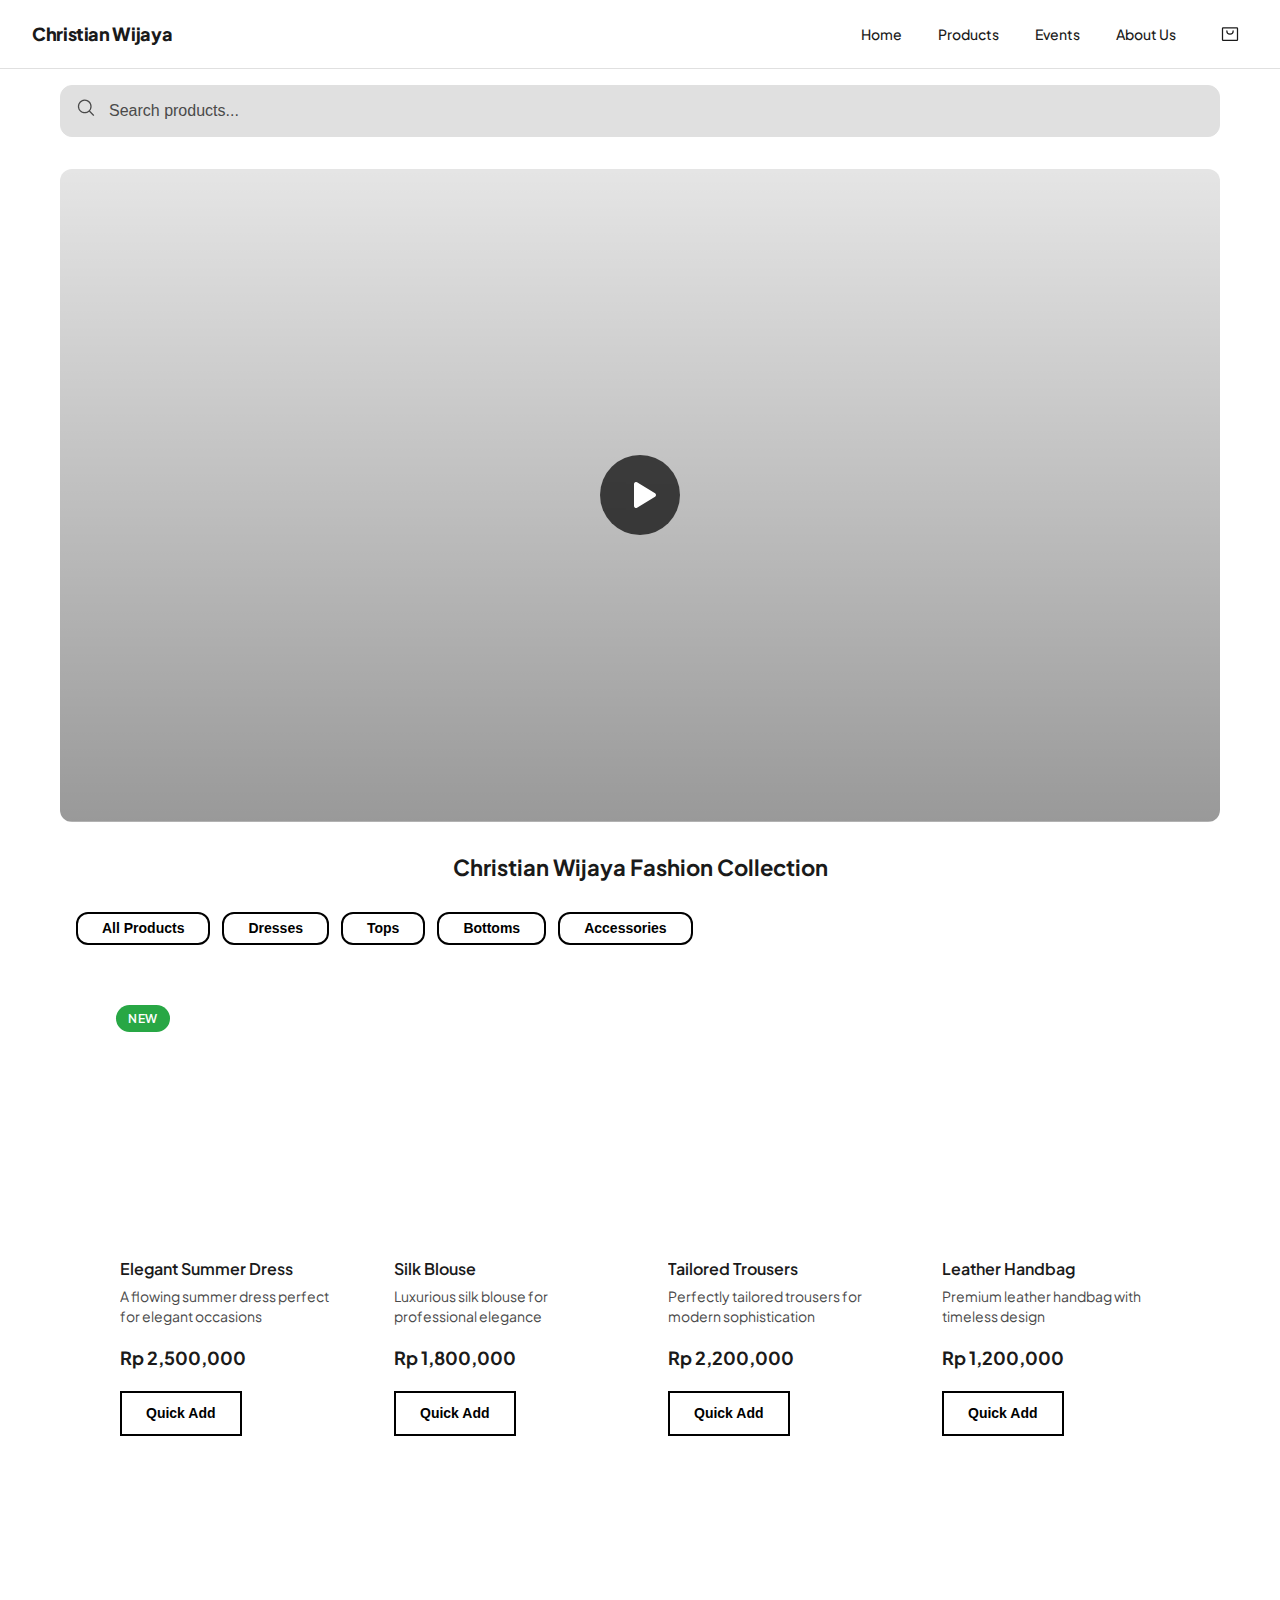
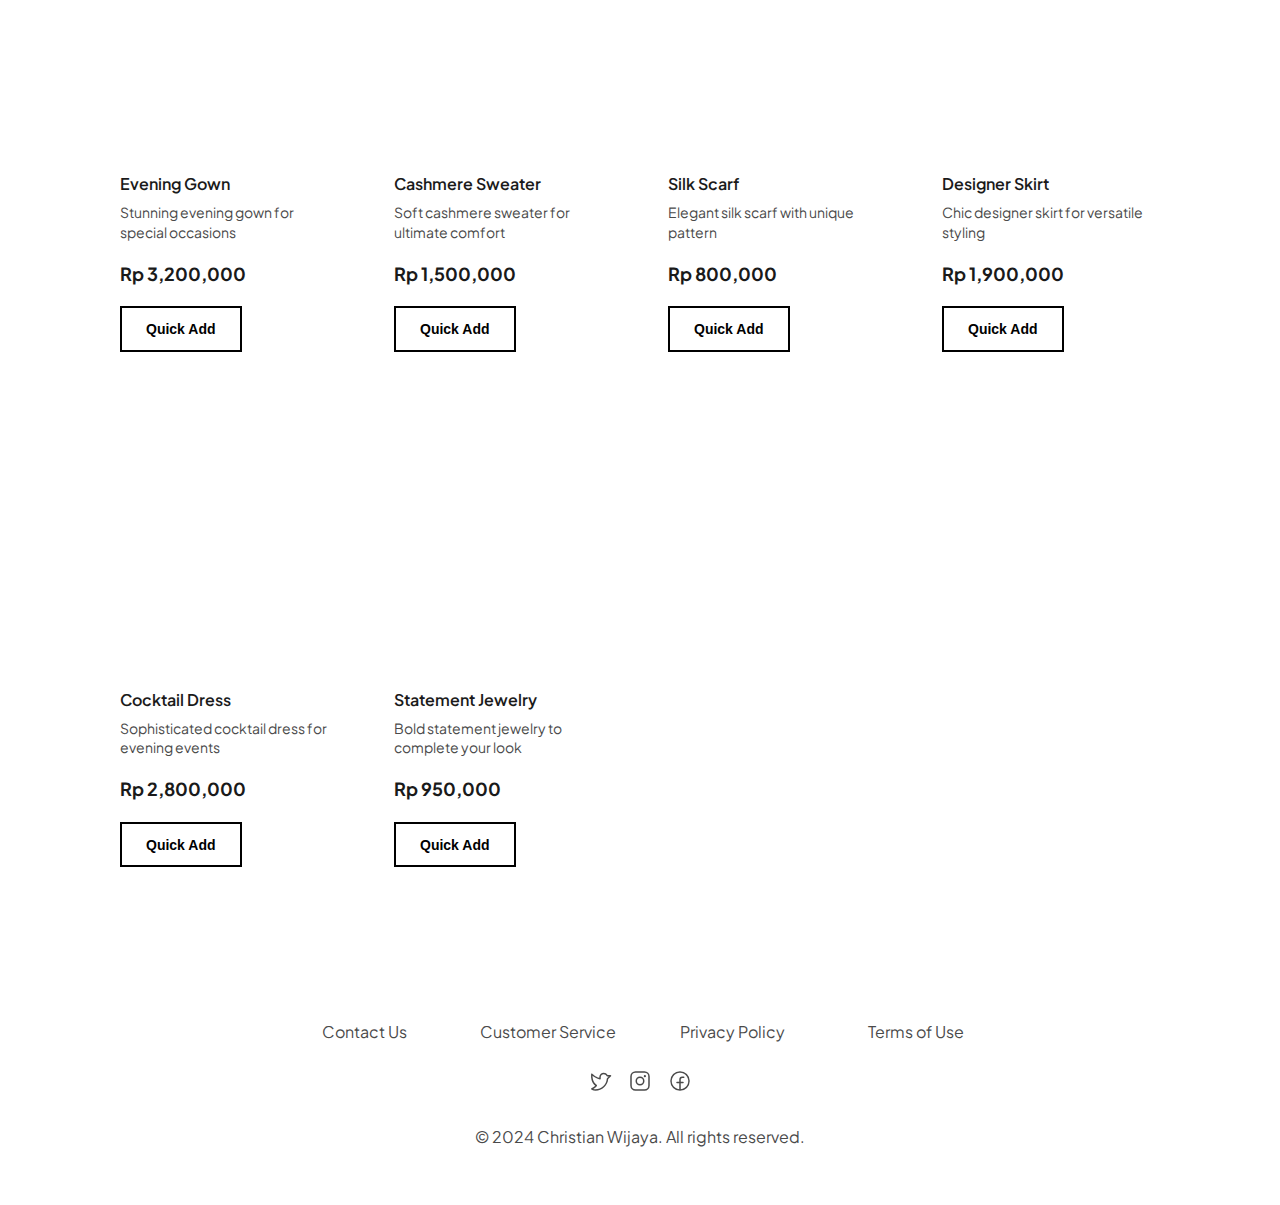
<file: pages/products.html>
<!DOCTYPE html>
<html lang="en">
<head>
    <meta charset="UTF-8">
    <meta name="viewport" content="width=device-width, initial-scale=1.0">
    <title>Products - Christian Wijaya</title>
    
    <link rel="stylesheet" href="../css/main.css">
    <link rel="stylesheet" href="../css/responsive.css">
    <link rel="stylesheet" href="../css/products.css">
    
    <link rel="preconnect" href="https://fonts.gstatic.com" crossorigin>
    <link href="https://fonts.googleapis.com/css2?family=Plus+Jakarta+Sans:wght@400;500;600;700;800;900&family=Noto+Sans:wght@400;500;700;900&display=swap" rel="stylesheet">
</head>
<body>
    <header class="header">
        <div class="header-inner">
            <a href="../index.html" class="logo">
                <h1 class="logo-main">Christian Wijaya</h1>
            </a>
            
            <nav class="nav">
                <button class="mobile-menu-btn" aria-expanded="false" aria-label="Toggle navigation menu">
                    <svg xmlns="http://www.w3.org/2000/svg" width="24" height="24" viewBox="0 0 24 24" fill="currentColor" stroke="currentColor" stroke-width="2" stroke-linecap="round" stroke-linejoin="round" class="lucide lucide-menu">
                        <line x1="4" x2="20" y1="12" y2="12"></line>
                        <line x1="4" x2="20" y1="6" y2="6"></line>
                        <line x1="4" x2="20" y1="18" y2="18"></line>
                    </svg>
                </button>
                
                <ul class="nav-list">
                    <li><a href="../index.html" class="nav-link-item">Home</a></li>
                    <li><a href="products.html" class="nav-link-item">Products</a></li>
                    <li><a href="events.html" class="nav-link-item">Events</a></li>
                    <li><a href="about.html" class="nav-link-item">About Us</a></li>
                    <li>
                        <button class="cart-btn-icon" aria-label="Shopping cart">
                            <svg xmlns="http://www.w3.org/2000/svg" width="20" height="20" fill="currentColor" viewBox="0 0 256 256">
                                <path d="M216,40H40A16,16,0,0,0,24,56V200a16,16,0,0,0,16,16H216a16,16,0,0,0,16-16V56A16,16,0,0,0,216,40Zm0,160H40V56H216V200ZM176,88a48,48,0,0,1-96,0,8,8,0,0,1,16,0,32,32,0,0,0,64,0,8,8,0,0,1,16,0Z"></path>
                            </svg>
                        </button>
                    </li>
                </ul>
            </nav>
        </div>
    </header>
    
    <main id="main-area" class="container">
        <section class="search-section">
            <div class="search-container">
                <div class="search-icon-img">
                    <svg xmlns="http://www.w3.org/2000/svg" width="20" height="20" fill="currentColor" viewBox="0 0 256 256">
                        <path d="M229.66,218.34l-50.07-50.06a88.11,88.11,0,1,0-11.31,11.31l50.06,50.07a8,8,0,0,0,11.32-11.32ZM40,112a72,72,0,1,1,72,72A72.08,72.08,0,0,1,40,112Z"></path>
                    </svg>
                </div>
                <input type="text" class="search-input" placeholder="Search products..." aria-label="Search products">
            </div>
        </section>
        
        <section class="trailer-video-section">
            <div class="video-player-box" style="background-image: linear-gradient(rgba(0, 0, 0, 0.1) 0%, rgba(0, 0, 0, 0.4) 100%), url('https://lh3.googleusercontent.com/aida-public/[base64]')">
                <button class="play-video-btn" aria-label="Play fashion trailer">
                    <svg xmlns="http://www.w3.org/2000/svg" width="32" height="32" fill="currentColor" viewBox="0 0 256 256">
                        <path d="M240,128a15.74,15.74,0,0,1-7.6,13.51L88.32,229.65a16,16,0,0,1-16.2.3A15.86,15.86,0,0,1,64,216.13V39.87a15.86,15.86,0,0,1,8.12-13.82,16,16,0,0,1,16.2.3L232.4,114.49A15.74,15.74,0,0,1,240,128Z"></path>
                    </svg>
                </button>
            </div>
        </section>
        
        <section class="collection-main-title">
            <h2>Christian Wijaya Fashion Collection</h2>
        </section>
        
        <section class="filter-buttons">
            <button class="btn" data-filter="category" data-value="all">
                All Products
            </button>
            <button class="btn" data-filter="category" data-value="dresses">
                Dresses
            </button>
            <button class="btn" data-filter="category" data-value="tops">
                Tops
            </button>
            <button class="btn" data-filter="category" data-value="bottoms">
                Bottoms
            </button>
            <button class="btn" data-filter="category" data-value="accessories">
                Accessories
            </button>
        </section>
        
        <section class="product-grid-section">
            <div class="product-item-grid">
                <div class="product-box" data-product-id="1" data-category="dresses" data-price="2500000">
                    <div class="product-box-img" style="background-image: url('https://lh3.googleusercontent.com/aida-public/[base64]')">
                        <div class="product-tag new">New</div>
                    </div>
                    <div class="product-box-info">
                        <div class="product-box-content">
                            <h3 class="product-box-name">Elegant Summer Dress</h3>
                            <p class="product-box-desc">A flowing summer dress perfect for elegant occasions</p>
                            <div class="product-box-price">
                                <span class="price-now">Rp 2,500,000</span>
                            </div>
                        </div>
                        <div class="product-box-actions">
                            <button class="btn">Quick Add</button>
                        </div>
                    </div>
                </div>
                
                <div class="product-box" data-product-id="2" data-category="tops" data-price="1800000">
                    <div class="product-box-img" style="background-image: url('https://lh3.googleusercontent.com/aida-public/[base64]')"></div>
                    <div class="product-box-info">
                        <h3 class="product-box-name">Silk Blouse</h3>
                        <p class="product-box-desc">Luxurious silk blouse for professional elegance</p>
                        <div class="product-box-price">
                            <span class="price-now">Rp 1,800,000</span>
                        </div>
                        <div class="product-box-actions">
                            <button class="btn">Quick Add</button>
                        </div>
                    </div>
                </div>
                
                <div class="product-box" data-product-id="3" data-category="bottoms" data-price="2200000">
                    <div class="product-box-img" style="background-image: url('https://lh3.googleusercontent.com/aida-public/[base64]')">
                    </div>
                    <div class="product-box-info">
                        <h3 class="product-box-name">Tailored Trousers</h3>
                        <p class="product-box-desc">Perfectly tailored trousers for modern sophistication</p>
                        <div class="product-box-price">
                            <span class="price-now">Rp 2,200,000</span>
                        </div>
                        <div class="product-box-actions">
                            <button class="btn">Quick Add</button>
                        </div>
                    </div>
                </div>
                
                <div class="product-box" data-product-id="4" data-category="accessories" data-price="1200000">
                    <div class="product-box-img" style="background-image: url('https://lh3.googleusercontent.com/aida-public/[base64]')"></div>
                    <div class="product-box-info">
                        <h3 class="product-box-name">Leather Handbag</h3>
                        <p class="product-box-desc">Premium leather handbag with timeless design</p>
                        <div class="product-box-price">
                            <span class="price-now">Rp 1,200,000</span>
                        </div>
                        <div class="product-box-actions">
                            <button class="btn">Quick Add</button>
                        </div>
                    </div>
                </div>
                
                <div class="product-box" data-product-id="5" data-category="dresses" data-price="3200000">
                    <div class="product-box-img" style="background-image: url('https://lh3.googleusercontent.com/aida-public/[base64]')"></div>
                    <div class="product-box-info">
                        <h3 class="product-box-name">Evening Gown</h3>
                        <p class="product-box-desc">Stunning evening gown for special occasions</p>
                        <div class="product-box-price">
                            <span class="price-now">Rp 3,200,000</span>
                        </div>
                        <div class="product-box-actions">
                            <button class="btn">Quick Add</button>
                        </div>
                    </div>
                </div>
                
                <div class="product-box" data-product-id="6" data-category="tops" data-price="1500000">
                    <div class="product-box-img" style="background-image: url('https://lh3.googleusercontent.com/aida-public/[base64]')"></div>
                    <div class="product-box-info">
                        <h3 class="product-box-name">Cashmere Sweater</h3>
                        <p class="product-box-desc">Soft cashmere sweater for ultimate comfort</p>
                        <div class="product-box-price">
                            <span class="price-now">Rp 1,500,000</span>
                        </div>
                        <div class="product-box-actions">
                            <button class="btn">Quick Add</button>
                        </div>
                    </div>
                </div>
                
                <div class="product-box" data-product-id="7" data-category="accessories" data-price="800000">
                    <div class="product-box-img" style="background-image: url('https://lh3.googleusercontent.com/aida-public/[base64]')"></div>
                    <div class="product-box-info">
                        <h3 class="product-box-name">Silk Scarf</h3>
                        <p class="product-box-desc">Elegant silk scarf with unique pattern</p>
                        <div class="product-box-price">
                            <span class="price-now">Rp 800,000</span>
                        </div>
                        <div class="product-box-actions">
                            <button class="btn">Quick Add</button>
                        </div>
                    </div>
                </div>
                
                <div class="product-box" data-product-id="8" data-category="bottoms" data-price="1900000">
                    <div class="product-box-img" style="background-image: url('https://lh3.googleusercontent.com/aida-public/[base64]')"></div>
                    <div class="product-box-info">
                        <h3 class="product-box-name">Designer Skirt</h3>
                        <p class="product-box-desc">Chic designer skirt for versatile styling</p>
                        <div class="product-box-price">
                            <span class="price-now">Rp 1,900,000</span>
                        </div>
                        <div class="product-box-actions">
                            <button class="btn">Quick Add</button>
                        </div>
                    </div>
                </div>
                
                <div class="product-box" data-product-id="9" data-category="dresses" data-price="2800000">
                    <div class="product-box-img" style="background-image: url('https://lh3.googleusercontent.com/aida-public/[base64]')"></div>
                    <div class="product-box-info">
                        <h3 class="product-box-name">Cocktail Dress</h3>
                        <p class="product-box-desc">Sophisticated cocktail dress for evening events</p>
                        <div class="product-box-price">
                            <span class="price-now">Rp 2,800,000</span>
                        </div>
                        <div class="product-box-actions">
                            <button class="btn">Quick Add</button>
                        </div>
                    </div>
                </div>
                
                <div class="product-box" data-product-id="10" data-category="accessories" data-price="950000">
                    <div class="product-box-img" style="background-image: url('https://lh3.googleusercontent.com/aida-public/[base64]')"></div>
                    <div class="product-box-info">
                        <h3 class="product-box-name">Statement Jewelry</h3>
                        <p class="product-box-desc">Bold statement jewelry to complete your look</p>
                        <div class="product-box-price">
                            <span class="price-now">Rp 950,000</span>
                        </div>
                        <div class="product-box-actions">
                            <button class="btn">Quick Add</button>
                        </div>
                    </div>
                </div>
            </div>
        </section>
    </main>
    
    <footer class="footer">
        <div class="container">
            <div class="footer-nav">
                <a href="#" class="footer-nav-item">Contact Us</a>
                <a href="#" class="footer-nav-item">Customer Service</a>
                <a href="#" class="footer-nav-item">Privacy Policy</a>
                <a href="#" class="footer-nav-item">Terms of Use</a>
            </div>
            
            <div class="footer-social-icons">
                <a href="#" aria-label="Twitter">
                    <svg xmlns="http://www.w3.org/2000/svg" width="24" height="24" fill="currentColor" viewBox="0 0 256 256">
                        <path d="M247.39,68.94A8,8,0,0,0,240,64H209.57A48.66,48.66,0,0,0,168.1,40a46.91,46.91,0,0,0-33.75,13.7A47.9,47.9,0,0,0,120,88v6.09C79.74,83.47,46.81,50.72,46.46,50.37a8,8,0,0,0-13.65,4.92c-4.31,47.79,9.57,79.77,22,98.18a110.93,110.93,0,0,0,21.88,24.2c-15.23,17.53-39.21,26.74-39.47,26.84a8,8,0,0,0-3.85,11.93c.75,1.12,3.75,5.05,11.08,8.72C53.51,229.7,65.48,232,80,232c70.67,0,129.72-54.42,135.75-124.44l29.91-29.9A8,8,0,0,0,247.39,68.94Zm-45,29.41a8,8,0,0,0-2.32,5.14C196,166.58,143.28,216,80,216c-10.56,0-18-1.4-23.22-3.08,11.51-6.25,27.56-17,37.88-32.48A8,8,0,0,0,92,169.08c-.47-.27-43.91-26.34-44-96,16,13,45.25,33.17,78.67,38.79A8,8,0,0,0,136,104V88a32,32,0,0,1,9.6-22.92A30.94,30.94,0,0,1,167.9,56c12.66.16,24.49,7.88,29.44,19.21A8,8,0,0,0,204.67,80h16Z"></path>
                     </svg>
                 </a>
                 <a href="#" aria-label="Instagram">
                     <svg xmlns="http://www.w3.org/2000/svg" width="24" height="24" fill="currentColor" viewBox="0 0 256 256">
                         <path d="M128,80a48,48,0,1,0,48,48A48.05,48.05,0,0,0,128,80Zm0,80a32,32,0,1,1,32-32A32,32,0,0,1,128,160ZM176,24H80A56.06,56.06,0,0,0,24,80v96a56.06,56.06,0,0,0,56,56h96a56.06,56.06,0,0,0,56-56V80A56.06,56.06,0,0,0,176,24Zm40,152a40,40,0,0,1-40,40H80a40,40,0,0,1-40-40V80A40,40,0,0,1,80,40h96a40,40,0,0,1,40,40ZM192,76a12,12,0,1,1-12-12A12,12,0,0,1,192,76Z"></path>
                     </svg>
                 </a>
                 <a href="#" aria-label="Facebook">
                     <svg xmlns="http://www.w3.org/2000/svg" width="24" height="24" fill="currentColor" viewBox="0 0 256 256">
                         <path d="M128,24A104,104,0,1,0,232,128,104.11,104.11,0,0,0,128,24Zm8,191.63V152h24a8,8,0,0,0,0-16H136V112a16,16,0,0,1,16-16h16a8,8,0,0,0,0-16H152a32,32,0,0,0-32,32v24H96a8,8,0,0,0,0,16h24v63.63a88,88,0,1,1,16,0Z"></path>
                     </svg>
                 </a>
             </div>
             
             <p class="footer-copytext">© 2024 Christian Wijaya. All rights reserved.</p>
         </div>
     </footer>
     
     <script src="../js/main.js"></script>
     <script src="../js/product-interactions.js"></script>
 </body>
 </html>
</file>
<file: css/main.css>
* {
    margin: 0;
    padding: 0;
    box-sizing: border-box;
}

:root {
    --color-dark: #1A1A1A;
    --color-gray: #4A4A4A;
    --color-accent: #C0C8D0;
    --color-white: #FFFFFF;
    --color-border: #E0E0E0;
    --color-light-border: #F0F0F0;
    
    --main-font: "Plus Jakarta Sans", "Noto Sans", sans-serif;
    --font-base: 16px;
    --font-small: 14px;
    --font-large: 18px;
    --font-xl: 22px;
    --font-xxl: 28px;
    
    --border-rad: 12px;
    --speed: 0.3s;
    --shadow-light: 0 2px 8px rgba(25, 16, 17, 0.1);
    --shadow-medium: 0 4px 16px rgba(25, 16, 17, 0.15);
    --shadow-heavy: 0 8px 32px rgba(25, 16, 17, 0.2);
}

body {
    font-family: var(--main-font);
    font-size: var(--font-base);
    line-height: 1.6;
    color: var(--color-dark);
    background-color: var(--color-white);
}

h1, h2, h3, h4, h5, h6 {
    font-weight: 700;
    line-height: 1.2;
    margin-bottom: 1rem;
}

h1 { font-size: var(--font-xxl); }
h2 { font-size: var(--font-xl); }
h3 { font-size: var(--font-large); }

p {
    margin-bottom: 1rem;
    line-height: 1.6;
}

.container {
    max-width: 1200px;
    margin: 0 auto;
    padding: 0 20px;
}

.flex {
    display: flex;
}

.flex-col {
    flex-direction: column;
}

.flex-middle {
    justify-content: center;
    align-items: center;
}

.flex-space {
    justify-content: space-between;
    align-items: center;
}

.flex-break {
    flex-wrap: wrap;
}

.flex-grow {
    flex: 1;
}

.grid {
    display: grid;
}

.grid-two {
    grid-template-columns: repeat(2, 1fr);
}

.grid-three-col {
    grid-template-columns: repeat(3, 1fr);
}

.grid-four {
    grid-template-columns: repeat(4, 1fr);
}

.grid-auto-layout {
    grid-template-columns: repeat(auto-fit, minmax(320px, 1fr));
}

.gap-small { gap: 0.5rem; }
.gap-medium { gap: 1rem; }
.gap-lg { gap: 1.5rem; }
.gap-xl { gap: 2rem; }

.hover-transform {
    transition: transform var(--speed) ease;
}

.hover-transform:hover {
    transform: translateY(-5px) scale(1.02);
}

.hover-scale {
    transform: scale(1.05);
}

.hover-rotate {
    transform: rotate(5deg);
}

.shadow-simple {
    box-shadow: var(--shadow-light);
}

.shadow-medium {
    box-shadow: var(--shadow-medium);
}

.shadow-heavy {
    box-shadow: var(--shadow-heavy);
}

.hover-shadow {
    transition: box-shadow var(--speed) ease;
}

.hover-shadow:hover {
    box-shadow: var(--shadow-heavy);
}

.trans-all {
    transition: all var(--speed) ease;
}

.trans-colors {
    transition: color var(--speed) ease, background-color var(--speed) ease;
}

.trans-transform {
    transition: transform var(--speed) ease;
}

.header {
    background-color: var(--color-white);
    border-bottom: 1px solid var(--color-border);
    padding: 1rem 0;
    position: sticky;
    top: 0;
    z-index: 100;
}

.header-inner {
    display: flex;
    justify-content: space-between;
    align-items: center;
    width: 100%;
    padding: 0 2rem;
}

.logo {
    display: flex;
    align-items: center;
    text-decoration: none;
    color: var(--color-dark);
}

.logo-main {
    font-size: var(--font-large);
    font-weight: 800;
    letter-spacing: -0.02em;
    margin-bottom: 0;
}

.nav {
    display: flex;
    align-items: center;
    gap: 2rem;
    margin-left: auto;
}

.nav-list {
    display: flex;
    align-items: center;
    gap: 2.25rem;
    list-style: none;
}

.nav-link-item {
    color: var(--color-dark);
    text-decoration: none;
    font-size: var(--font-small);
    font-weight: 500;
    transition: color var(--speed) ease;
}

.nav-link-item:hover {
    color: var(--color-gray);
}

.btn {
    display: inline-flex;
    align-items: center;
    justify-content: center;
    padding: 0.4rem 1.5rem;
    background-color: transparent;
    border: 2px solid black;
    color: black;
    border-radius: var(--border-rad);
    font-size: var(--font-small);
    font-weight: 700;
    text-decoration: none;
    cursor: pointer;
    transition: background-color var(--speed) ease, color var(--speed) ease;
    min-width: 80px;
}

.cart-btn-icon {
    background: none;
    border: none;
    color: var(--color-dark);
    cursor: pointer;
    padding: 0.5rem;
    display: flex;
    align-items: center;
    justify-content: center;
    transition: color var(--speed) ease;
}

.cart-btn-icon:hover {
    color: var(--color-gray);
}

.btn:hover {
    background-color: black;
    color: white;
}

.shop-btn-hero {
    border-radius: 0;
    background-color: transparent;
    color: white;
    border-color: white;
}

.shop-btn-hero:hover {
    border-color: transparent;
}

.icon-btn {
    padding: 0.625rem;
    min-width: auto;
    width: 40px;
    height: 40px;
}

.hero-section {
    position: relative;
    min-height: 480px;
    background-size: cover;
    background-position: center;
    background-repeat: no-repeat;
    display: flex;
    align-items: center;
    justify-content: center;
    border-radius: var(--border-rad);
    overflow: hidden;
    margin: 2rem 0 3rem 0;
}

.hero-section::before {
    content: '';
    position: absolute;
    top: 0;
    left: 0;
    right: 0;
    bottom: 0;
    background: linear-gradient(rgba(0, 0, 0, 0.1) 0%, rgba(0, 0, 0, 0.4) 100%);
}

.hero-box {
    position: relative;
    text-align: center;
    color: white;
    z-index: 2;
    max-width: 600px;
    padding: 2rem;
}

.hero-heading {
    font-size: 3rem;
    font-weight: 900;
    margin-bottom: 1rem;
    letter-spacing: -0.033em;
}

.hero-subheading {
    font-size: var(--font-base);
    margin-bottom: 2rem;
    opacity: 0.9;
}

.card {
    background-color: white;
    border-radius: var(--border-rad);
    overflow: hidden;
    transition: all var(--speed) ease;
}

.card:hover {
    transform: translateY(-5px);
    box-shadow: var(--shadow-heavy);
}

.card-img {
    width: 100%;
    height: 380px;
    background-size: cover;
    background-position: center;
    background-repeat: no-repeat;
}

.card-body {
    padding: 2.5rem;
    min-height: 180px;
}

.card-heading {
    font-size: var(--font-large);
    font-weight: 600;
    margin-bottom: 1rem;
}

.card-text {
    color: var(--color-gray);
    font-size: var(--font-base);
    line-height: 1.7;
    margin-bottom: 1.5rem;
}

.footer {
    background-color: var(--color-white);
    padding: 2.5rem 0;
    margin-top: 3rem;
    text-align: center;
}

.footer-nav {
    display: flex;
    justify-content: center;
    gap: 1.5rem;
    margin-bottom: 1.5rem;
    flex-wrap: wrap;
}

.footer-nav-item {
    color: var(--color-gray);
    text-decoration: none;
    font-size: var(--font-base);
    transition: color var(--speed) ease;
    min-width: 160px;
}

.footer-nav-item:hover {
    color: var(--color-dark);
}

.footer-social-icons {
    display: flex;
    justify-content: center;
    gap: 1rem;
    margin-bottom: 1.5rem;
}

.footer-social-icons a {
    color: var(--color-gray);
    transition: color var(--speed) ease;
}

.footer-social-icons a:hover {
    color: var(--color-dark);
}

.footer-copytext {
    color: var(--color-gray);
    font-size: var(--font-base);
}

.align-center { text-align: center; }
.align-left { text-align: left; }
.align-right { text-align: right; }

.margin-b-small { margin-bottom: 0.5rem; }
.margin-b-medium { margin-bottom: 1rem; }
.margin-b-large { margin-bottom: 1.5rem; }
.m-b-x-large { margin-bottom: 2rem; }

.m-t-small { margin-top: 0.5rem; }
.m-t-medium { margin-top: 1rem; }
.m-t-large { margin-top: 1.5rem; }
.m-t-x-large { margin-top: 2rem; }

.p-small { padding: 0.5rem; }
.p-medium { padding: 1rem; }
.p-large { padding: 1.5rem; }
.p-x-large { padding: 2rem; }

.hidden { display: none; }
.visible { display: block; }

.mobile-menu-btn {
    display: none;
    background: none;
    border: none;
    font-size: 1.5rem;
    color: var(--color-dark);
    cursor: pointer;
}

.interact-el:hover {
    transform: translateY(-2px);
    box-shadow: var(--shadow-medium);
}

.btn:focus,
.nav-link-item:focus {
    outline: none;
    border: none;
    outline-offset: 0;
}

.screen-reader-only {
    position: absolute;
    width: 1px;
    height: 1px;
    padding: 0;
    margin: -1px;
    overflow: hidden;
    clip: rect(0, 0, 0, 0);
    white-space: nowrap;
    border: 0;
}
.bg-image-1 {
    background-image: linear-gradient(rgba(0, 0, 0, 0.1) 0%, rgba(0, 0, 0, 0.4) 100%), url('../Assets/image_1.jpg');
}
.bg-image-1-no-gradient {
    background-image: url('../Assets/image_1.jpg');
}
.bg-image-1-alt-gradient {
    background-image: linear-gradient(rgba(0, 0, 0, 0.3) 0%, rgba(0, 0, 0, 0.5) 100%), url('../Assets/image_1.jpg');
}
.bg-image-2-no-gradient {
    background-image: url('../Assets/image_2.jpg');
}
.bg-image-3-no-gradient {
    background-image: url('../Assets/image_3.jpg');
}
.bg-image-4-no-gradient {
    background-image: url('../Assets/image_4.jpg');
}
.bg-image-5-no-gradient {
    background-image: url('../Assets/image_5.jpg');
}
.bg-image-6-no-gradient {
    background-image: url('../Assets/image_6.jpg');
}
.bg-image-7-no-gradient {
    background-image: url('../Assets/image_7.jpg');
}
.card-img-h300 {
    height: 300px;
}
</file>
<file: css/responsive.css>
@media screen and (max-width: 1024px) {
    .container {
        padding: 0 15px;
    }
    
    .header-inner {
        padding: 0 1.5rem;
    }
    
    .hero-heading {
        font-size: 2.5rem;
    }
    
    .grid-four {
        grid-template-columns: repeat(3, 1fr);
    }
    
    .grid-auto-layout {
        grid-template-columns: repeat(auto-fit, minmax(200px, 1fr));
    }
}

@media screen and (max-width: 768px) {
    :root {
        --font-base: 14px;
        --font-small: 12px;
        --font-large: 16px;
        --font-xl: 20px;
        --font-xxl: 24px;
    }
    
    .container {
        padding: 0 10px;
    }
    
    .header-inner {
        padding: 0 1rem;
        flex-wrap: wrap;
        gap: 1rem;
    }
    
    .logo {
        flex: 1;
    }
    
    .nav {
        width: 100%;
        order: 3;
    }
    
    .nav-list {
        display: none;
        flex-direction: column;
        width: 100%;
        background-color: var(--color-white);
        border: 1px solid var(--color-border);
        border-radius: var(--border-rad);
        padding: 1rem;
        gap: 1rem;
        position: absolute;
        top: 100%;
        left: 0;
        right: 0;
        z-index: 1000;
        box-shadow: var(--shadow-medium);
    }
    
    .nav-list.active {
        display: flex;
    }
    
    .nav-link-item {
        padding: 0.75rem 0;
        border-bottom: 1px solid var(--color-border);
        text-align: center;
    }
    
    .nav-link-item:last-child {
        border-bottom: none;
    }
    
    .mobile-menu-btn {
        display: block;
        order: 2;
    }
    
    .nav-buttons {
        order: 1;
        gap: 0.25rem;
    }
    
    .hero-section {
        min-height: 300px;
        margin: 0.5rem 0;
        border-radius: 8px;
    }
    
    .hero-box {
        padding: 1rem;
    }
    
    .hero-heading {
        font-size: 2rem;
        margin-bottom: 0.75rem;
    }
    
    .hero-subheading {
        font-size: var(--font-small);
        margin-bottom: 1.5rem;
    }
    
    .grid-four,
    .grid-three-col,
    .grid-two {
        grid-template-columns: 1fr;
    }
    
    .grid-auto-layout {
        grid-template-columns: 1fr;
    }
    
    .product-item-grid {
        grid-template-columns: repeat(auto-fill, 280px);
        gap: 1rem;
        padding: 0.5rem;
        justify-content: center;
    }
    
    .product-box {
        width: 280px;
        height: 400px;
    }
    
    .product-box-img {
        width: 280px;
        height: 200px;
    }
    
    .product-box-info {
        padding: 0.75rem;
    }
    
    .search-container {
        max-width: 100%;
        padding: 0;
    }
    
    .collection-main-title h2 {
        font-size: var(--font-large);
    }
    
    .card {
        margin-bottom: 1rem;
    }
    
    .card-img {
        height: 150px;
    }
    
    .card-body {
        padding: 1rem;
    }
    
    .btn {
        padding: 0.625rem 1rem;
        font-size: var(--font-small);
        min-width: 70px;
    }
    
    .icon-btn {
        width: 36px;
        height: 36px;
        padding: 0.5rem;
    }
    
    .footer-nav {
        flex-direction: column;
        gap: 0.75rem;
    }
    
    .footer-nav-item {
        min-width: auto;
        padding: 0.5rem 0;
    }
    
    .footer-social-icons {
        gap: 1.5rem;
    }
    
    .gap-x-large { gap: 1rem; }
    .gap-large { gap: 0.75rem; }
    .gap-medium { gap: 0.5rem; }
    
    .margin-b-x-large { margin-bottom: 1.5rem; }
    .margin-b-large { margin-bottom: 1rem; }
    .margin-t-x-large { margin-top: 1.5rem; }
    .margin-t-large { margin-top: 1rem; }
    
    .padding-x-large { padding: 1.5rem; }
    .padding-large { padding: 1rem; }
    
    .desktop-only {
        display: none;
    }
    
    .mobile-only {
        display: block;
    }
    
    .btn,
    .nav-link-item,
    .card {
        min-height: 44px;
    }
    
    .hover-transform:hover,
    .hover-shadow:hover,
    .card:hover {
        transform: none;
        box-shadow: var(--shadow-light);
    }
}

@media screen and (max-width: 480px) {
    .container {
        padding: 0 8px;
    }
    
    .header-inner {
        padding: 0 0.75rem;
    }
    
    .hero-section {
        min-height: 250px;
    }
    
    .hero-heading {
        font-size: 1.75rem;
    }
    
    .card-body {
        padding: 0.75rem;
    }
    
    .btn {
        padding: 0.5rem 0.75rem;
        min-width: 60px;
    }
    
    .footer {
        padding: 2rem 0;
    }
    
    .product-item-grid {
        grid-template-columns: 1fr;
        gap: 1rem;
    }
    
    .product-box {
        width: 100%;
        height: 380px;
        max-width: 300px;
        margin: 0 auto;
    }
    
    .product-box-img {
        width: 100%;
        height: 180px;
    }
    
    .flex-col-mobile {
        flex-direction: column;
        align-items: stretch;
    }
    
    .flex-col-mobile > * {
        margin-bottom: 0.5rem;
    }
    
    .flex-col-mobile > *:last-child {
        margin-bottom: 0;
    }
}

@media screen and (max-width: 768px) and (orientation: landscape) {
    .hero-section {
        min-height: 200px;
    }
    
    .hero-heading {
        font-size: 1.5rem;
    }
    
    .hero-subheading {
        font-size: 0.875rem;
    }
    
    .nav-list {
        flex-direction: row;
        flex-wrap: wrap;
        justify-content: center;
    }
    
    .nav-link-item {
        border-bottom: none;
        border-right: 1px solid var(--color-border);
        padding: 0.5rem 1rem;
    }
    
    .nav-link-item:last-child {
        border-right: none;
    }
}

@media screen and (-webkit-min-device-pixel-ratio: 2),
       screen and (min-resolution: 192dpi) {
    .logo-icon,
    .icon-btn svg {
        image-rendering: -webkit-optimize-contrast;
        image-rendering: crisp-edges;
    }
}

@media (prefers-reduced-motion: reduce) {
    *,
    *::before,
    *::after {
        animation-duration: 0.01ms !important;
        animation-iteration-count: 1 !important;
        transition-duration: 0.01ms !important;
    }
    
    .hover-transform:hover,
    .card:hover {
        transform: none;
    }
}

@media print {
    .header,
    .footer,
    .nav,
    .btn {
        display: none;
    }
    
    .hero-section {
        background: none;
        color: var(--color-dark);
        min-height: auto;
        padding: 1rem;
        border: 1px solid var(--color-border);
    }
    
    .hero-section::before {
        display: none;
    }
    
    .card {
        break-inside: avoid;
        margin-bottom: 1rem;
        border: 1px solid var(--color-border);
    }
    
    body {
        font-size: 12pt;
        line-height: 1.4;
    }
    
    h1 { font-size: 18pt; }
    h2 { font-size: 16pt; }
    h3 { font-size: 14pt; }
}

@media screen and (max-width: 768px) {
    .product-action-buttons {
        flex-direction: column;
        gap: 1rem;
    }
    
    .product-action-buttons .btn {
        width: 100%;
        padding: 1.25rem 1rem;
    }
    
    .size-option-buttons {
        justify-content: center;
        gap: 0.5rem;
    }
    
    .size-option-buttons .btn {
        min-width: 45px;
        height: 45px;
        font-size: var(--font-small);
    }
    
    .qty-input-group {
        max-width: 160px;
        margin: 0 auto;
    }
}

@media screen and (max-width: 480px) {
    .product-action-buttons .btn {
        min-height: 50px;
        padding: 1rem 0.75rem;
        font-size: var(--font-small);
    }
}
</file>
<file: css/events.css>
.event-body-page {
    min-height: 100vh;
    background: linear-gradient(135deg, var(--color-white) 0%, #f5f1f2 100%);
}

.event-content-container {
    max-width: 800px;
    margin: 0 auto;
    padding: 2rem 1rem;
}

.event-page-header {
    text-align: center;
    margin-bottom: 3rem;
    padding: 3rem 0;
}

.event-page-title {
    font-size: 2.5rem;
    font-weight: 900;
    color: var(--color-dark);
    margin-bottom: 1.5rem;
    line-height: 1.2;
    letter-spacing: -0.02em;
}

.event-page-subtitle {
    font-size: 1.25rem;
    color: var(--color-gray);
    line-height: 1.6;
    max-width: 700px;
    margin: 0 auto;
}

.registration-form {
    background-color: white;
    padding: 4rem;
    border-radius: 12px;
    box-shadow: 0 20px 40px rgba(0, 0, 0, 0.1), 0 8px 16px rgba(0, 0, 0, 0.06);
    border: 1px solid var(--color-border);
    margin: 3rem 0;
    position: relative;
}

.registration-form::before {
    content: '';
    position: absolute;
    top: 0;
    left: 0;
    right: 0;
    height: 4px;
    background: linear-gradient(90deg, var(--color-accent), var(--color-gray));
    border-radius: 12px 12px 0 0;
}

.form-input-group {
    margin-bottom: 2rem;
}

.form-label-text-main {
    display: block;
    font-size: var(--font-large);
    font-weight: 600;
    color: var(--color-dark);
    margin-bottom: 0.75rem;
    line-height: 1.4;
}

.form-label-text-main.is-required-field::after {
    content: ' *';
    color: #dc3545;
    font-weight: 700;
}

.form-text-input {
    width: 100%;
    padding: 1.25rem;
    border: 2px solid var(--color-light-border);
    border-radius: var(--border-rad);
    font-size: var(--font-large);
    font-family: var(--main-font);
    background-color: var(--color-white);
    color: var(--color-dark);
    transition: all var(--speed) ease;
    min-height: 64px;
}

.form-text-input:focus {
    outline: none;
    border-color: var(--color-accent);
    background-color: white;
    box-shadow: 0 0 0 4px rgba(232, 180, 183, 0.3);
    transform: translateY(-2px);
}

.form-text-input::placeholder {
    color: var(--color-gray);
    font-style: italic;
}

.form-text-input[type="date"] {
    position: relative;
    background-image: url("data:image/svg+xml,%3Csvg xmlns='http://www.w3.org/2000/svg' width='16' height='16' fill='%23999' viewBox='0 0 16 16'%3E%3Cpath d='M3.5 0a.5.5 0 0 1 .5.5V1h8V.5a.5.5 0 0 1 1 0V1h1a2 2 0 0 1 2 2v11a2 2 0 0 1-2 2H2a2 2 0 0 1-2-2V3a2 2 0 0 1 2-2h1V.5a.5.5 0 0 1 .5-.5zM1 4v10a1 1 0 0 0 1 1h12a1 1 0 0 0 1-1V4H1z'/%3E%3C/svg%3E");
    background-repeat: no-repeat;
    background-position: right 1rem center;
    background-size: 16px;
}

.form-dropdown-select {
    width: 100%;
    padding: 1.25rem;
    border: 2px solid var(--color-light-border);
    border-radius: var(--border-rad);
    font-size: var(--font-large);
    font-family: var(--main-font);
    background-color: var(--color-white);
    color: var(--color-dark);
    transition: all var(--speed) ease;
    min-height: 64px;
    cursor: pointer;
    background-image: url("data:image/svg+xml,%3Csvg xmlns='http://www.w3.org/2000/svg' width='18' height='18' fill='%23999' viewBox='0 0 16 16'%3E%3Cpath d='M7.247 11.14 2.451 5.658C1.885 5.013 2.345 4 3.204 4h9.592a1 1 0 0 1 .753 1.659l-4.796 5.48a1 1 0 0 1-1.506 0z'/%3E%3C/svg%3E");
    background-repeat: no-repeat;
    background-position: right 1.25rem center;
    background-size: 18px;
    appearance: none;
}

.form-dropdown-select:focus {
    outline: none;
    border-color: var(--color-accent);
    background-color: white;
    box-shadow: 0 0 0 4px rgba(232, 180, 183, 0.3);
    transform: translateY(-2px);
}

.form-dropdown-select option {
    padding: 0.5rem;
    background-color: white;
    color: var(--color-dark);
}

.checkbox-control-group {
    display: flex;
    align-items: flex-start;
    gap: 1rem;
    margin-top: 1rem;
}

.checkbox-input-box {
    width: 24px;
    height: 24px;
    border: 2px solid var(--color-light-border);
    border-radius: 6px;
    background-color: transparent;
    cursor: pointer;
    transition: all var(--speed) ease;
    position: relative;
    flex-shrink: 0;
    margin-top: 2px;
}

.checkbox-input-box:checked {
    background-color: var(--color-accent);
    border-color: var(--color-accent);
    background-image: url("data:image/svg+xml,%3Csvg xmlns='http://www.w3.org/2000/svg' width='16' height='16' fill='%23191011' viewBox='0 0 16 16'%3E%3Cpath d='M12.207 4.793a1 1 0 0 1 0 1.414l-5 5a1 1 0 0 1-1.414 0l-2-2a1 1 0 0 1 1.414-1.414L6.5 9.086l4.293-4.293a1 1 0 0 1 1.414 0z'/%3E%3C/svg%3E");
    background-repeat: no-repeat;
    background-position: center;
    background-size: 12px;
}

.checkbox-input-box:focus {
    outline: none;
    box-shadow: 0 0 0 4px rgba(232, 180, 183, 0.3);
}

.checkbox-label-text {
    font-size: var(--font-large);
    color: var(--color-dark);
    line-height: 1.6;
    cursor: pointer;
    flex: 1;
}

.checkbox-label-text a {
    color: var(--color-accent);
    text-decoration: none;
    font-weight: 600;
}

.checkbox-label-text a:hover {
    text-decoration: underline;
}

.registration-form .btn {
    border-radius: 0;
    width: 100%;
    padding: 1.5rem 2rem;
    font-size: var(--font-xl);
    min-height: 72px;
}

.form-text-input.form-field-error,
.form-dropdown-select.form-field-error,
.checkbox-input-box.form-field-error {
    border-color: #dc3545;
    background-color: #fff5f5;
}

.form-text-input.form-field-success,
.form-dropdown-select.form-field-success {
    border-color: #28a745;
    background-color: #f8fff8;
}

.checkbox-input-box.form-field-error {
    border-color: #dc3545;
    box-shadow: 0 0 0 2px rgba(220, 53, 69, 0.2);
}

.checkbox-input-box.form-field-success {
    border-color: #28a745;
}

.form-error-message-text {
    margin-top: 0.5rem;
    color: #dc3545;
    font-size: var(--font-small);
    line-height: 1.4;
}

.form-error-message-text p {
    margin: 0 0 0.25rem 0;
}

.form-error-message-text p:last-child {
    margin-bottom: 0;
}

.form-alert-success {
    background-color: #d4edda;
    color: #155724;
    padding: 1rem;
    border-radius: var(--border-rad);
    border: 1px solid #c3e6cb;
    margin-bottom: 1.5rem;
    text-align: center;
}

.form-alert-error {
    background-color: #f8d7da;
    color: #721c24;
    padding: 1rem;
    border-radius: var(--border-rad);
    border: 1px solid #f5c6cb;
    margin-bottom: 1.5rem;
    text-align: center;
}

.form-loading-state {
    position: relative;
    pointer-events: none;
}

.form-loading-state::after {
    content: '';
    position: absolute;
    top: 50%;
    left: 50%;
    width: 20px;
    height: 20px;
    margin: -10px 0 0 -10px;
    border: 2px solid var(--color-border);
    border-top: 2px solid var(--color-accent);
    border-radius: 50%;
    animation: spin 1s linear infinite;
}





.form-text-input:focus + .form-label-text-main,
.form-dropdown-select:focus + .form-label-text-main {
    color: var(--color-accent);
}

.form-text-input:focus,
.form-dropdown-select:focus,
.checkbox-input-box:focus,
.form-submit-button:focus {
    outline: 2px solid var(--color-accent);
    outline-offset: 2px;
}

@media (prefers-contrast: high) {
    .form-text-input,
    .form-dropdown-select {
        border-width: 2px;
    }
    
    .checkbox-input-box {
        border-width: 3px;
    }
    
    .form-error-message-text {
        font-weight: 600;
    }
}

@media (prefers-reduced-motion: reduce) {
    .form-text-input,
    .form-dropdown-select,
    .checkbox-input-box,
    .form-submit-button {
        transition: none;
    }
    
    .form-input-group {
        animation: none;
    }
}

@media print {
    .registration-form {
        box-shadow: none;
        border: 2px solid var(--color-dark);
    }
    
    .form-submit-button {
        display: none;
    }
    
    .form-error-message-text {
        color: #000;
        font-weight: bold;
    }
}
</file>
<file: css/products.css>
.search-section {
    margin-bottom: 2rem;
    margin-top: 1rem;
}

.search-container {
    position: relative;
    max-width: 100%;
    width: 100%;
    margin: 0 auto;
    padding: 0;
}

.search-input {
    width: 100%;
    padding: 1rem 1rem 1rem 3rem;
    border: 1px solid var(--color-border);
    border-radius: var(--border-rad);
    font-size: var(--font-base);
    background-color: var(--color-border);
    color: var(--color-dark);
    transition: all var(--speed) ease;
}

.search-input:focus {
    outline: none;
    border-color: var(--color-accent);
    box-shadow: 0 0 0 3px rgba(232, 180, 183, 0.2);
}

.search-input::placeholder {
    color: var(--color-gray);
}

.search-icon-img {
    position: absolute;
    left: 1rem;
    top: 50%;
    transform: translateY(-50%);
    color: var(--color-gray);
    pointer-events: none;
}

.filter-buttons {
    display: flex;
    gap: 0.75rem;
    margin-bottom: 2rem;
    flex-wrap: wrap;
    padding: 0 1rem;
}

.filter-buttons .btn.active {
    background-color: var(--color-border);
    color: var(--color-dark);
    font-weight: 600;
    border: 2px solid black;
}

.product-item-grid {
    display: grid;
    grid-template-columns: repeat(auto-fill, 250px);
    gap: 1.5rem;
    padding: 1rem;
    justify-content: center;
    max-width: 1400px;
    margin: 0 auto;
}

.product-box {
    background-color: white;
    border-radius: var(--border-rad);
    overflow: hidden;
    transition: all var(--speed) ease;
    cursor: pointer;
    position: relative;
    width: 250px;
    height: auto;
    display: flex;
    flex-direction: column;
}

.product-box:hover {
    box-shadow: var(--shadow-heavy);
}

.product-box-img {
    width: 250px;
    height: 250px;
    background-size: cover;
    background-position: center;
    background-repeat: no-repeat;
    position: relative;
    overflow: hidden;
    flex-shrink: 0;
}

.product-box-img::before {
    content: '';
    position: absolute;
    top: 0;
    left: 0;
    right: 0;
    bottom: 0;
    background: linear-gradient(transparent 60%, rgba(0,0,0,0.1));
    opacity: 0;
    transition: opacity var(--speed) ease;
}

.product-box:hover .product-box-img::before {
    opacity: 1;
}

.product-tag {
    position: absolute;
    top: 0.75rem;
    left: 0.75rem;
    background-color: var(--color-accent);
    color: var(--color-dark);
    padding: 0.25rem 0.75rem;
    border-radius: 20px;
    font-size: 0.75rem;
    font-weight: 600;
    text-transform: uppercase;
    letter-spacing: 0.5px;
}

.product-tag.sale {
    background-color: #dc3545;
    color: white;
}

.product-tag.new {
    background-color: #28a745;
    color: white;
}

.product-box-info {
    padding: 1rem;
    flex: 1;
    display: flex;
    flex-direction: column;
    justify-content: space-between;
    height: auto;
    position: relative;
}

.product-box-content {
    flex-grow: 1;
    display: flex;
    flex-direction: column;
}

.product-box-name {
    font-size: var(--font-base);
    font-weight: 600;
    margin-bottom: 0.5rem;
    color: var(--color-dark);
    line-height: 1.3;
    -webkit-box-orient: vertical;
    overflow: hidden;
    white-space: normal;
}

.product-box-desc {
    color: var(--color-gray);
    font-size: var(--font-small);
    line-height: 1.4;
    margin-bottom: 1rem;
    -webkit-box-orient: vertical;
    overflow: hidden;
    white-space: normal;
    flex-grow: 1;
}

.product-box-price {
    display: flex;
    align-items: center;
    gap: 0.5rem;
    margin-bottom: 1rem;
    flex-wrap: wrap;
    min-height: 2rem;
}

.price-now {
    font-size: var(--font-large);
    font-weight: 700;
    color: var(--color-dark);
}

.price-old {
    font-size: var(--font-base);
    color: var(--color-gray);
    text-decoration: line-through;
}

.price-discount-tag {
    background-color: #dc3545;
    color: white;
    padding: 0.125rem 0.5rem;
    border-radius: 12px;
    font-size: 0.75rem;
    font-weight: 600;
}

.product-box-actions {
    display: flex;
    gap: 0.5rem;
    margin-top: auto;
    align-items: flex-end;
    margin-bottom: 2rem; /* Added margin here */
}

.product-box-actions .btn {
    border-radius: 0;
    min-height: 45px; /* Reduced button size */
    padding: 0.8rem 1.5rem; /* Reduced button size */
}

.wishlist-btn-icon {
    padding: 0.75rem;
    background-color: var(--color-border);
    color: var(--color-gray);
    border: none;
    border-radius: var(--border-rad);
    cursor: pointer;
    transition: all var(--speed) ease;
    width: 44px;
    display: flex;
    align-items: center;
    justify-content: center;
}

.wishlist-btn-icon:hover {
    background-color: var(--color-accent);
    color: var(--color-dark);
    transform: scale(1.1);
}

.wishlist-btn-icon.active {
    background-color: #dc3545;
    color: white;
}

.collection-main-title {
    text-align: center;
    margin: 2rem 0;
}

.collection-main-title h2 {
    font-size: var(--font-xl);
    font-weight: 700;
    color: var(--color-dark);
    margin: 0;
}

.trailer-video-section {
    margin: 2rem 0;
}

.trailer-video-title {
    text-align: center;
    margin-bottom: 2rem;
    font-size: var(--font-xl);
    font-weight: 700;
}

.video-player-box {
    position: relative;
    aspect-ratio: 16/9;
    background-size: cover;
    background-position: center;
    border-radius: var(--border-rad);
    overflow: hidden;
    cursor: pointer;
    display: flex;
    align-items: center;
    justify-content: center;
}

.play-video-btn {
    width: 80px;
    height: 80px;
    background-color: rgba(0, 0, 0, 0.7);
    border: none;
    border-radius: 50%;
    color: white;
    cursor: pointer;
    transition: all var(--speed) ease;
    display: flex;
    align-items: center;
    justify-content: center;
    backdrop-filter: blur(10px);
}

.play-video-btn:hover {
    background-color: rgba(0, 0, 0, 0.9);
    transform: scale(1.1);
}

.play-video-btn svg {
    width: 32px;
    height: 32px;
    margin-left: 4px;
}

.product-detail-page {
    max-width: 1200px;
    margin: 0 auto;
    padding: 2rem 1rem;
}

.product-detail-page .btn {
    position: relative;
    overflow: hidden;
    font-weight: 600;
    letter-spacing: 0.5px;
    text-transform: uppercase;
    transition: all 0.4s cubic-bezier(0.175, 0.885, 0.32, 1.275);
    box-shadow: 0 4px 15px rgba(0, 0, 0, 0.1);
    z-index: 1;
}

.size-option-buttons .btn {
    min-width: 50px;
    height: 50px;
    font-size: var(--font-base);
    background-color: white;
    color: var(--color-dark);
    display: flex;
    align-items: center;
    justify-content: center;
}

.size-option-buttons .btn:hover {
    transform: translateY(-3px);
    box-shadow: 0 6px 15px rgba(0, 0, 0, 0.15);
}

.size-option-buttons .btn.active {
    background-color: var(--color-dark);
    color: white;
    border-color: var(--color-dark);
    box-shadow: 0 0 0 3px rgba(26, 26, 26, 0.2);
}

.qty-input-group {
    display: flex;
    align-items: center;
    max-width: 200px;
    background-color: white;
    border: 2px solid var(--color-border);
    border-radius: 0;
    overflow: hidden;
    box-shadow: 0 2px 8px rgba(0, 0, 0, 0.1);
}

.qty-input-group .btn {
    min-width: 45px;
    height: 45px;
    border: none;
    background-color: transparent;
    color: var(--color-dark);
    font-size: 1.2rem;
    font-weight: 700;
    box-shadow: none;
    border-radius: 0;
}

.qty-input-group .btn:hover {
    background-color: var(--color-accent);
    color: var(--color-dark);
}

.product-action-buttons {
    gap: 1rem;
}

.product-action-buttons .btn {
    flex: 1;
    min-height: 55px;
    padding: 1rem 2rem;
    font-size: var(--font-base);
    letter-spacing: 0.8px;
    position: relative;
}

.product-action-buttons .add-to-cart-btn-primary {
    background: linear-gradient(135deg, #1a1a1a 0%, #2d2d2d 100%);
    border: 2px solid #1a1a1a;
    color: white;
    box-shadow: 0 8px 25px rgba(26, 26, 26, 0.3);
}

.product-action-buttons .add-to-cart-btn-primary:before {
    content: '';
    position: absolute;
    top: 0;
    left: -100%;
    width: 100%;
    height: 100%;
    background: linear-gradient(90deg, transparent, rgba(255, 255, 255, 0.2), transparent);
    transition: left 0.5s ease;
    z-index: -1;
}

.product-action-buttons .add-to-cart-btn-primary:hover:before {
    left: 100%;
}

.product-action-buttons .add-to-cart-btn-primary:hover {
    transform: translateY(-3px);
    box-shadow: 0 12px 35px rgba(26, 26, 26, 0.4);
}

.product-action-buttons .order-now-btn-secondary {
    background: linear-gradient(135deg, var(--color-accent) 0%, #d4d9df 100%);
    border: 2px solid var(--color-accent);
    color: var(--color-dark);
    box-shadow: 0 8px 25px rgba(192, 200, 208, 0.4);
}

.product-action-buttons .order-now-btn-secondary:after {
    content: '';
    position: absolute;
    top: 50%;
    left: 50%;
    width: 0;
    height: 0;
    background: radial-gradient(circle, rgba(255, 255, 255, 0.3) 0%, transparent 70%);
    transition: all 0.4s ease;
    border-radius: 50%;
    transform: translate(-50%, -50%);
    z-index: -1;
}

.product-action-buttons .order-now-btn-secondary:hover:after {
    width: 300px;
    height: 300px;
}

.product-action-buttons .order-now-btn-secondary:hover {
    transform: translateY(-3px);
    box-shadow: 0 12px 35px rgba(192, 200, 208, 0.5);
}

.breadcrumb {
    display: flex;
    align-items: center;
    gap: 0.5rem;
    margin-bottom: 2rem;
    font-size: var(--font-small);
}

.breadcrumb a {
    color: var(--color-gray);
    text-decoration: none;
    transition: color var(--speed) ease;
}

.breadcrumb a:hover {
    color: var(--color-dark);
}

.breadcrumb-separator {
    color: var(--color-gray);
}

.breadcrumb-current {
    color: var(--color-dark);
    font-weight: 500;
}

.detail-page-content {
    display: grid;
    grid-template-columns: 1fr 1fr;
    gap: 3rem;
    margin-bottom: 3rem;
}

.detail-gallery {
    display: grid;
    grid-template-columns: 1fr;
    grid-template-rows: 1fr;
    gap: 0.5rem;
    aspect-ratio: 1/1.5;
    border-radius: var(--border-rad);
    overflow: hidden;
}

.gallery-item {
    background-size: cover;
    background-position: center;
    cursor: pointer;
    transition: all var(--speed) ease;
    position: relative;
}

.gallery-item:hover {
    transform: scale(1.02);
    z-index: 2;
}

.gallery-item.active {
    border: 3px solid var(--color-accent);
}

.product-details-area {
    padding: 1rem 0;
}

.product-details-title {
    font-size: var(--font-xl);
    font-weight: 700;
    margin-bottom: 1rem;
    line-height: 1.2;
}

.product-details-desc {
    color: var(--color-dark);
    margin-bottom: 2rem;
    line-height: 1.6;
}

.product-price-area {
    margin-bottom: 2rem;
    padding: 1.5rem;
    background-color: var(--color-white);
    border-radius: var(--border-rad);
    border: 1px solid var(--color-border);
}

.detail-info-section {
    margin-bottom: 2rem;
}

.detail-info-section h3 {
    font-size: var(--font-large);
    font-weight: 700;
    margin-bottom: 1rem;
    color: var(--color-dark);
}

.detail-info-grid {
    display: grid;
    grid-template-columns: 20% 1fr;
    gap: 0.5rem;
}

.detail-info-row {
    display: contents;
    border-top: 1px solid var(--color-light-border);
    padding: 0.5rem 0;
}

.detail-info-label {
    color: var(--color-gray);
    font-size: var(--font-small);
    font-weight: 500;
    padding: 0.5rem 0;
}

.detail-info-value {
    color: var(--color-dark);
    font-size: var(--font-small);
    padding: 0.5rem 0;
}

.size-select-box {
    margin-bottom: 2rem;
}

.size-option-buttons {
    display: flex;
    gap: 0.75rem;
    flex-wrap: wrap;
}

.qty-select-box {
    margin-bottom: 2rem;
}

.qty-input-group {
    display: flex;
    align-items: center;
    max-width: 200px;
}

.qty-text-input {
    flex: 1;
    padding: 0.875rem;
    border: none;
    text-align: center;
    font-size: var(--font-base);
    background-color: transparent;
    color: var(--color-dark);
}

.qty-text-input:focus {
    outline: none;
    background-color: white;
}

.loading-overlay {
    opacity: 0.6;
    pointer-events: none;
    position: relative;
}

.form-field-error {
    border-color: #dc3545 !important;
    background-color: #fff5f5 !important;
}

.form-field-success {
    border-color: #28a745 !important;
    background-color: #f8fff8 !important;
}

.form-error-message-text {
    color: #dc3545;
    font-size: 0.875rem;
    margin-top: 0.25rem;
}

.form-error-message-text p {
    margin: 0 0 0.25rem 0;
}

.no-results-alert {
    grid-column: 1 / -1;
    text-align: center;
    padding: 3rem 1rem;
    color: var(--color-gray);
}

.no-results-alert h3 {
    font-size: var(--font-large);
    margin-bottom: 1rem;
}

.no-results-alert p {
    font-size: var(--font-base);
    margin-bottom: 0.5rem;
}
</file>
